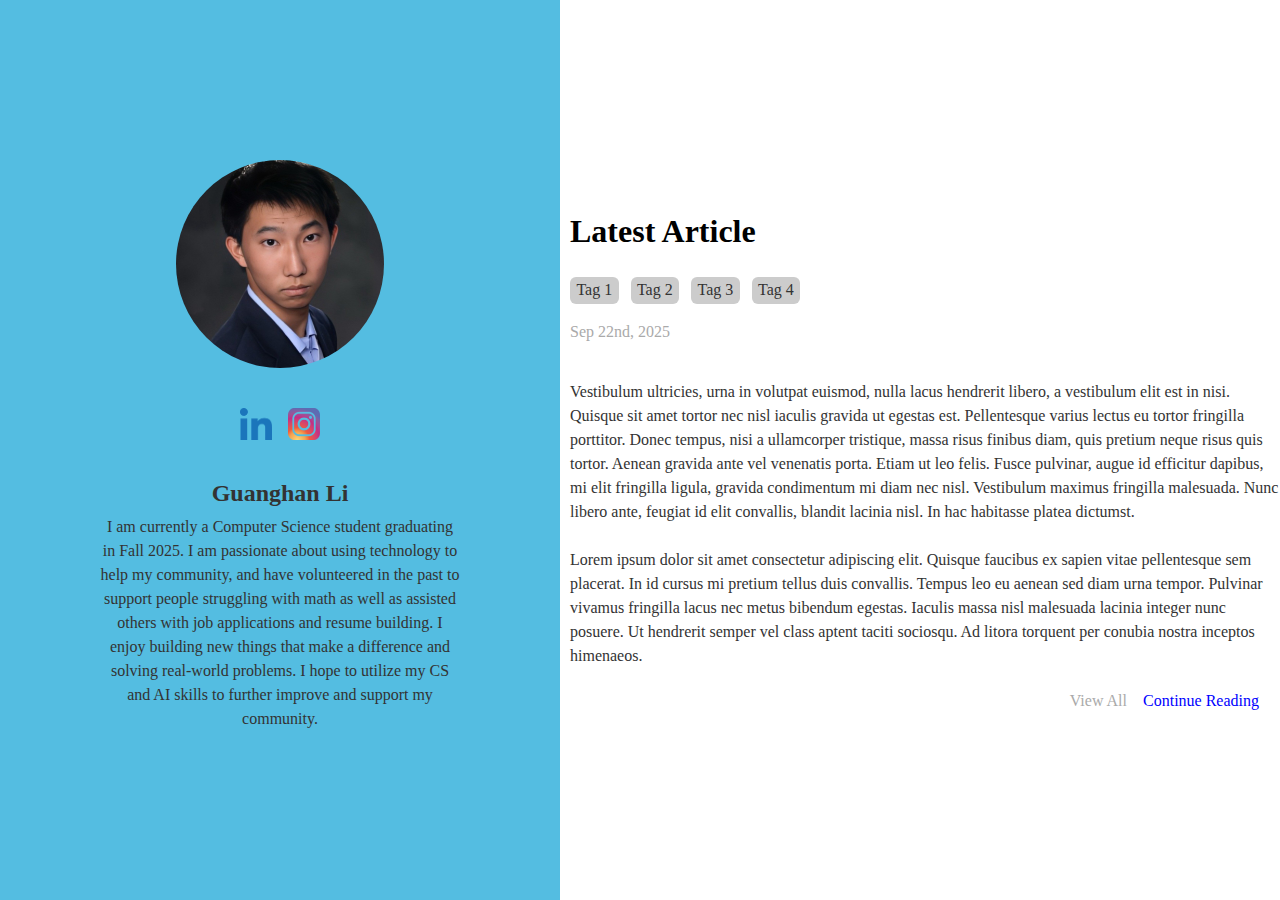
<file: HTML_CSS/index.html>
<!DOCTYPE html>
    <head>
        <title>Index Page</title>
    </head>

    <body>
        <link rel="stylesheet" href="css/base.css">
        <link rel="stylesheet" href="css/index.css">
        <aside>
            <figure>
                <img
                    class="self"
                    src="./image/self.jpeg"
                    alt="Pic of Self"/>
            </figure>

            <ul>
                <li><a href="https://www.linkedin.com/in/guanghanli/"><img class="logo" src="./image/linkedin.png" alt="LinkedIn"></a></li>
                <li><a href="https://www.instagram.com/supergary21/"><img class="logo" src="./image/insta.png" alt="Instagram"></a></li>
            </ul>

            <header>
                <h2>Guanghan Li</h2>
            </header>

            <p>
                I am currently a Computer Science student graduating in Fall 2025. I am passionate about using technology to help my community, and have volunteered in the past to support people struggling with math as well as assisted others with job applications and resume building. I enjoy building new things that make a difference and solving real-world problems. I hope to utilize my CS and AI skills to further improve and support my community.
            </p>
        </aside>

        <main>
            <header> 
                <h1>Latest Article </h1>
            
            <ul class="tags">
                <li>Tag 1</li>
                <li>Tag 2</li>
                <li>Tag 3</li>
                <li>Tag 4</li>
            </ul>
            <p>
                <time datetime="2025-09-22">Sep 22nd, 2025</time>
            </p>
            </header>
            <p>
                 Vestibulum ultricies, urna in volutpat euismod, nulla lacus hendrerit libero, a vestibulum elit est in nisi. Quisque sit amet tortor nec nisl iaculis gravida ut egestas est. Pellentesque varius lectus eu tortor fringilla porttitor. Donec tempus, nisi a ullamcorper tristique, massa risus finibus diam, quis pretium neque risus quis tortor. Aenean gravida ante vel venenatis porta. Etiam ut leo felis. Fusce pulvinar, augue id efficitur dapibus, mi elit fringilla ligula, gravida condimentum mi diam nec nisl. Vestibulum maximus fringilla malesuada. Nunc libero ante, feugiat id elit convallis, blandit lacinia nisl. In hac habitasse platea dictumst.

                <br/>
                <br/>

                Lorem ipsum dolor sit amet consectetur adipiscing elit. Quisque faucibus ex sapien vitae pellentesque sem placerat. In id cursus mi pretium tellus duis convallis. Tempus leo eu aenean sed diam urna tempor. Pulvinar vivamus fringilla lacus nec metus bibendum egestas. Iaculis massa nisl malesuada lacinia integer nunc posuere. Ut hendrerit semper vel class aptent taciti sociosqu. Ad litora torquent per conubia nostra inceptos himenaeos.
            </p>
            <footer>
                <nav class="footer-nav">
                    <ul>
                        <li><a class = "secondary" href="./articles.html">View All</a></li>
                        <li><a class = "primary" href="./article.html"> Continue Reading</a></li>
                    </ul>
                </nav>
            </footer>
        </main>
    </body>
</html>
</file>
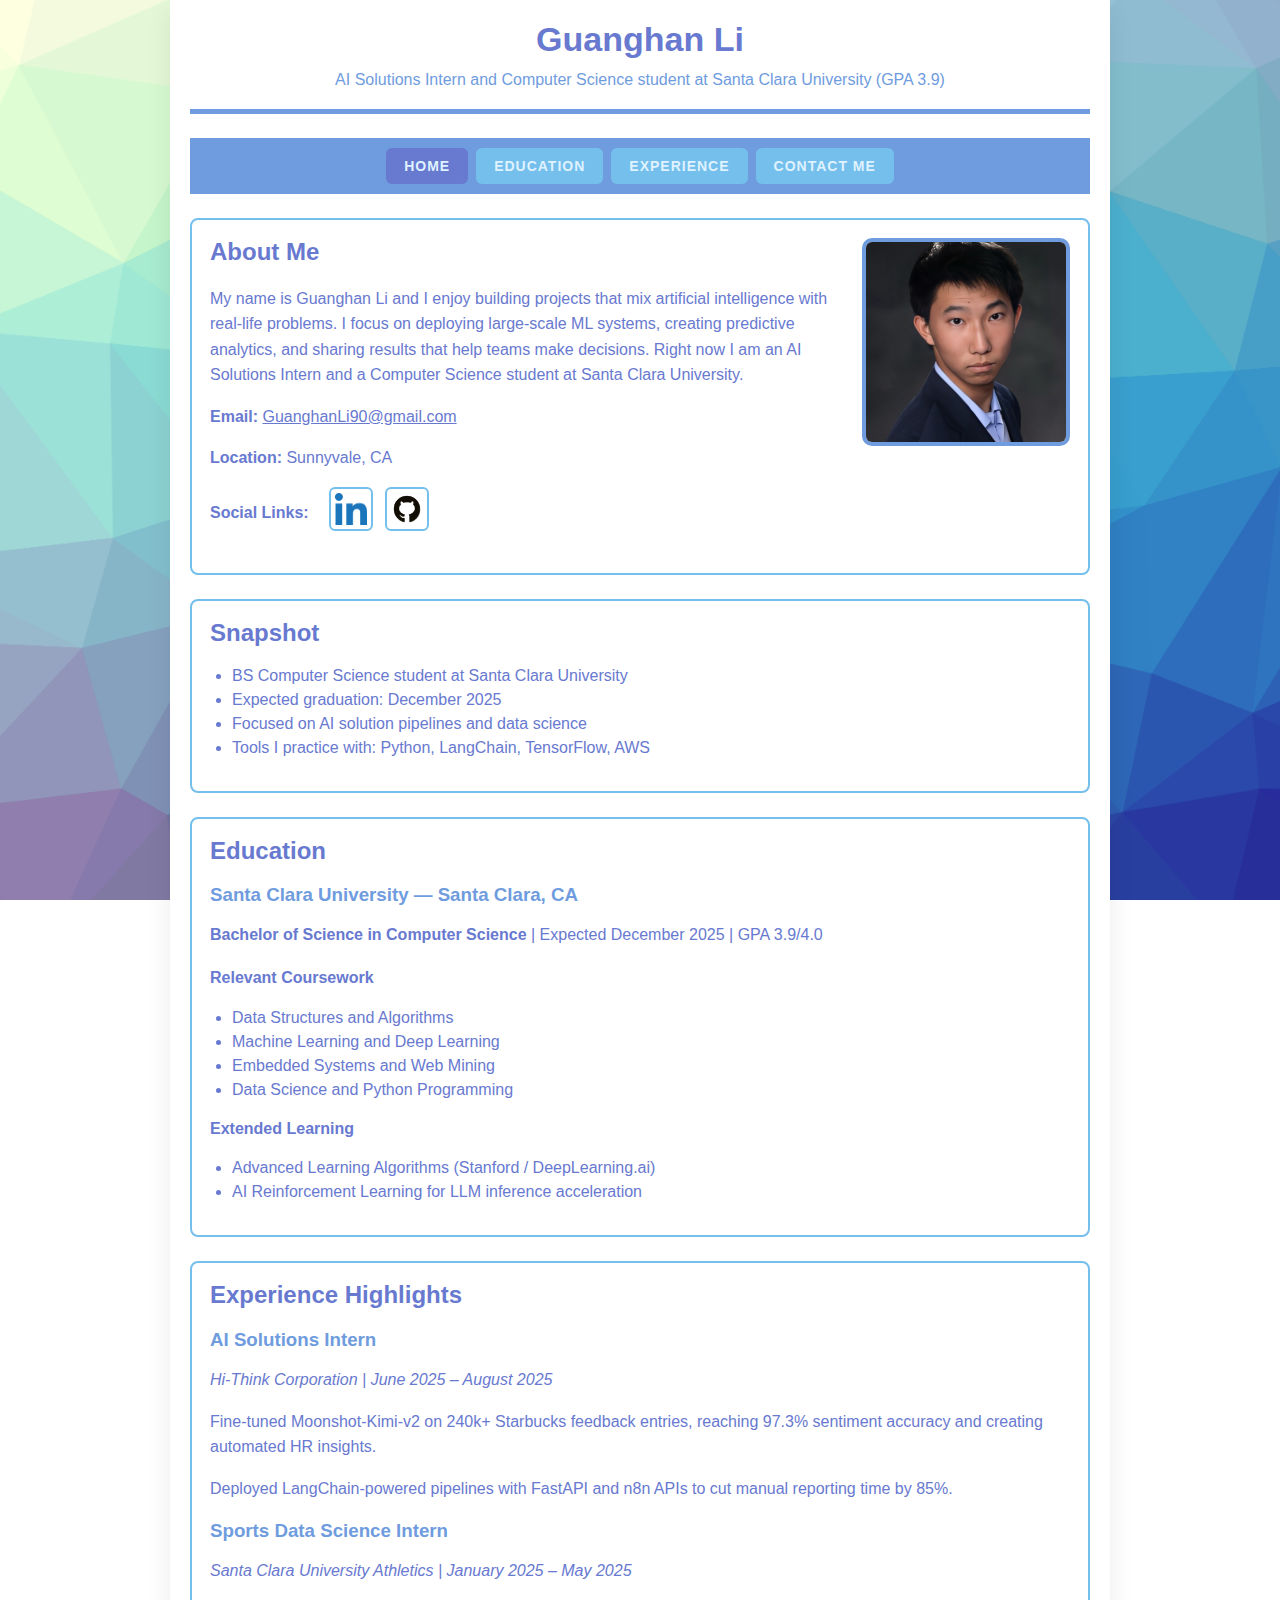
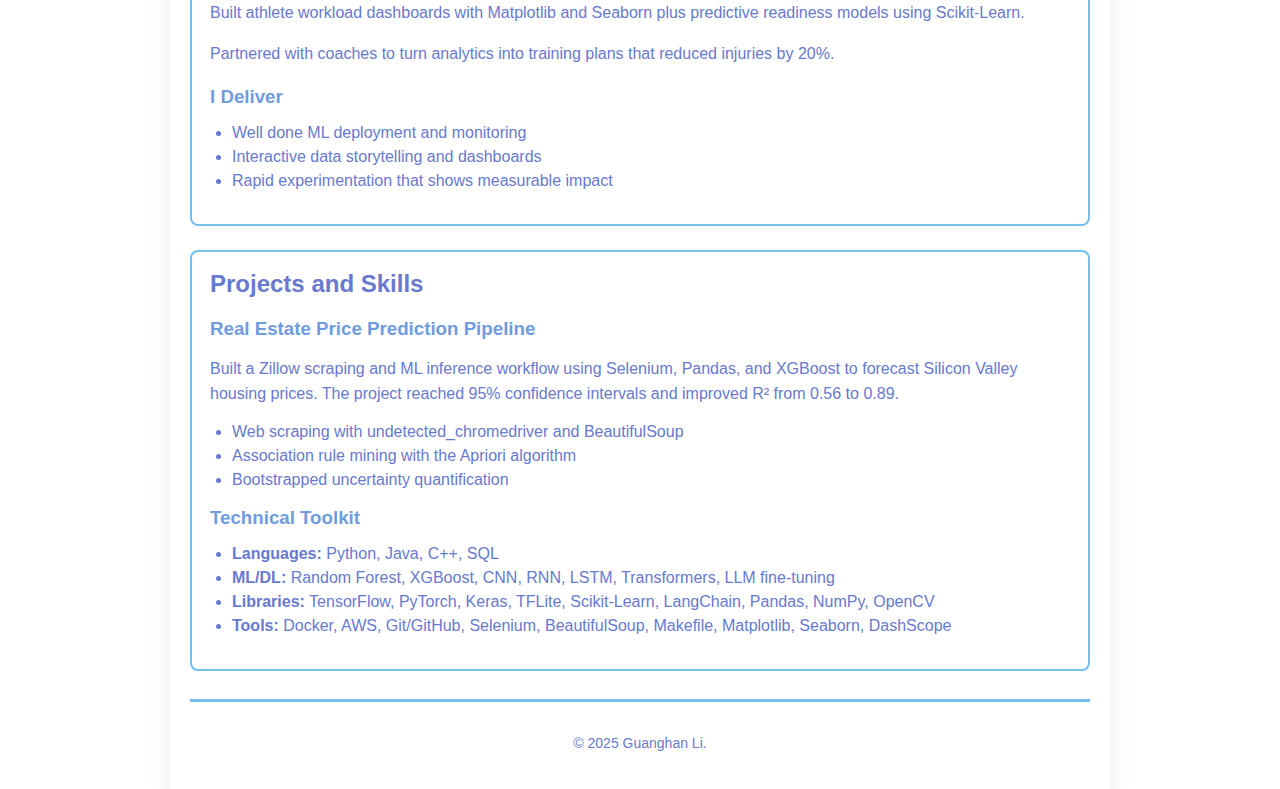
<file: Personal_Resume/index.html>
<!DOCTYPE html>
<html lang="en">
<head>
    <meta name="viewport" content="width=device-width, initial-scale=1">
    <title>Guanghan Li | Home</title>
    <link rel="icon" type="image/svg+xml" href="Image/id.svg">
    <link rel="stylesheet" href="css/style.css">
</head>
<body>
    <div id="wrapper">
        <header>
            <h1>Guanghan Li</h1>
            <p class="tagline">AI Solutions Intern and Computer Science student at Santa Clara University (GPA 3.9)</p>
        </header>

        <ul id="nav">
            <li><a class="active" href="index.html">Home</a></li>
            <li><a href="education.html">Education</a></li>
            <li><a href="experience.html">Experience</a></li>
            <li><a href="contact.html">Contact Me</a></li>
        </ul>

        <main>
            <section id="intro">
                <img id="profile-photo" src="Image/self.jpeg" alt="Portrait of Guanghan Li">
                <h2>About Me</h2>
                <p>
                    My name is Guanghan Li and I enjoy building projects that mix artificial intelligence with real-life problems.
                    I focus on deploying large-scale ML systems, creating predictive analytics, and sharing results that help teams make decisions.
                    Right now I am an AI Solutions Intern and a Computer Science student at Santa Clara University.
                </p>
                <p><strong>Email:</strong> <a href="mailto:GuanghanLi90@gmail.com">GuanghanLi90@gmail.com</a></p>
                <p><strong>Location:</strong> Sunnyvale, CA</p>
                <p class="social-icons">
                    <strong>Social Links:</strong>
                    <a class="icon-link" href="https://www.linkedin.com/in/GuanghanLi/" target="_blank" rel="noopener">
                        <img src="Image/linkedin.png" alt="LinkedIn">
                    </a>
                    <a class="icon-link" href="https://github.com/Guanghan-Li" target="_blank" rel="noopener">
                        <img src="Image/github.png" alt="GitHub">
                    </a>
                </p>
            </section>

            <section>
                <h2>Snapshot</h2>
                <ul>
                    <li>BS Computer Science student at Santa Clara University</li>
                    <li>Expected graduation: December 2025</li>
                    <li>Focused on AI solution pipelines and data science</li>
                    <li>Tools I practice with: Python, LangChain, TensorFlow, AWS</li>
                </ul>
            </section>

            <section>
                <h2>Education</h2>
                <h3>Santa Clara University — Santa Clara, CA</h3>
                <p><strong>Bachelor of Science in Computer Science</strong> | Expected December 2025 | GPA 3.9/4.0</p>
                <h4>Relevant Coursework</h4>
                <ul>
                    <li>Data Structures and Algorithms</li>
                    <li>Machine Learning and Deep Learning</li>
                    <li>Embedded Systems and Web Mining</li>
                    <li>Data Science and Python Programming</li>
                </ul>
                <h4>Extended Learning</h4>
                <ul>
                    <li>Advanced Learning Algorithms (Stanford / DeepLearning.ai)</li>
                    <li>AI Reinforcement Learning for LLM inference acceleration</li>
                </ul>
            </section>

            <section>
                <h2>Experience Highlights</h2>
                <h3>AI Solutions Intern</h3>
                <p><em>Hi-Think Corporation | June 2025 – August 2025</em></p>
                <p>Fine-tuned Moonshot-Kimi-v2 on 240k+ Starbucks feedback entries, reaching 97.3% sentiment accuracy and creating automated HR insights.</p>
                <p>Deployed LangChain-powered pipelines with FastAPI and n8n APIs to cut manual reporting time by 85%.</p>

                <h3>Sports Data Science Intern</h3>
                <p><em>Santa Clara University Athletics | January 2025 – May 2025</em></p>
                <p>Built athlete workload dashboards with Matplotlib and Seaborn plus predictive readiness models using Scikit-Learn.</p>
                <p>Partnered with coaches to turn analytics into training plans that reduced injuries by 20%.</p>

                <h3>I Deliver</h3>
                <ul>
                    <li>Well done ML deployment and monitoring</li>
                    <li>Interactive data storytelling and dashboards</li>
                    <li>Rapid experimentation that shows measurable impact</li>
                </ul>
            </section>

            <section>
                <h2>Projects and Skills</h2>
                <h3>Real Estate Price Prediction Pipeline</h3>
                <p>
                    Built a Zillow scraping and ML inference workflow using Selenium, Pandas, and XGBoost to forecast Silicon Valley housing prices.
                    The project reached 95% confidence intervals and improved R² from 0.56 to 0.89.
                </p>
                <ul>
                    <li>Web scraping with undetected_chromedriver and BeautifulSoup</li>
                    <li>Association rule mining with the Apriori algorithm</li>
                    <li>Bootstrapped uncertainty quantification</li>
                </ul>

                <h3>Technical Toolkit</h3>
                <ul>
                    <li><strong>Languages:</strong> Python, Java, C++, SQL</li>
                    <li><strong>ML/DL:</strong> Random Forest, XGBoost, CNN, RNN, LSTM, Transformers, LLM fine-tuning</li>
                    <li><strong>Libraries:</strong> TensorFlow, PyTorch, Keras, TFLite, Scikit-Learn, LangChain, Pandas, NumPy, OpenCV</li>
                    <li><strong>Tools:</strong> Docker, AWS, Git/GitHub, Selenium, BeautifulSoup, Makefile, Matplotlib, Seaborn, DashScope</li>
                </ul>
            </section>
        </main>

        <footer>
            <p>© 2025 Guanghan Li.</p>
        </footer>
    </div>
</body>
</html>
</file>
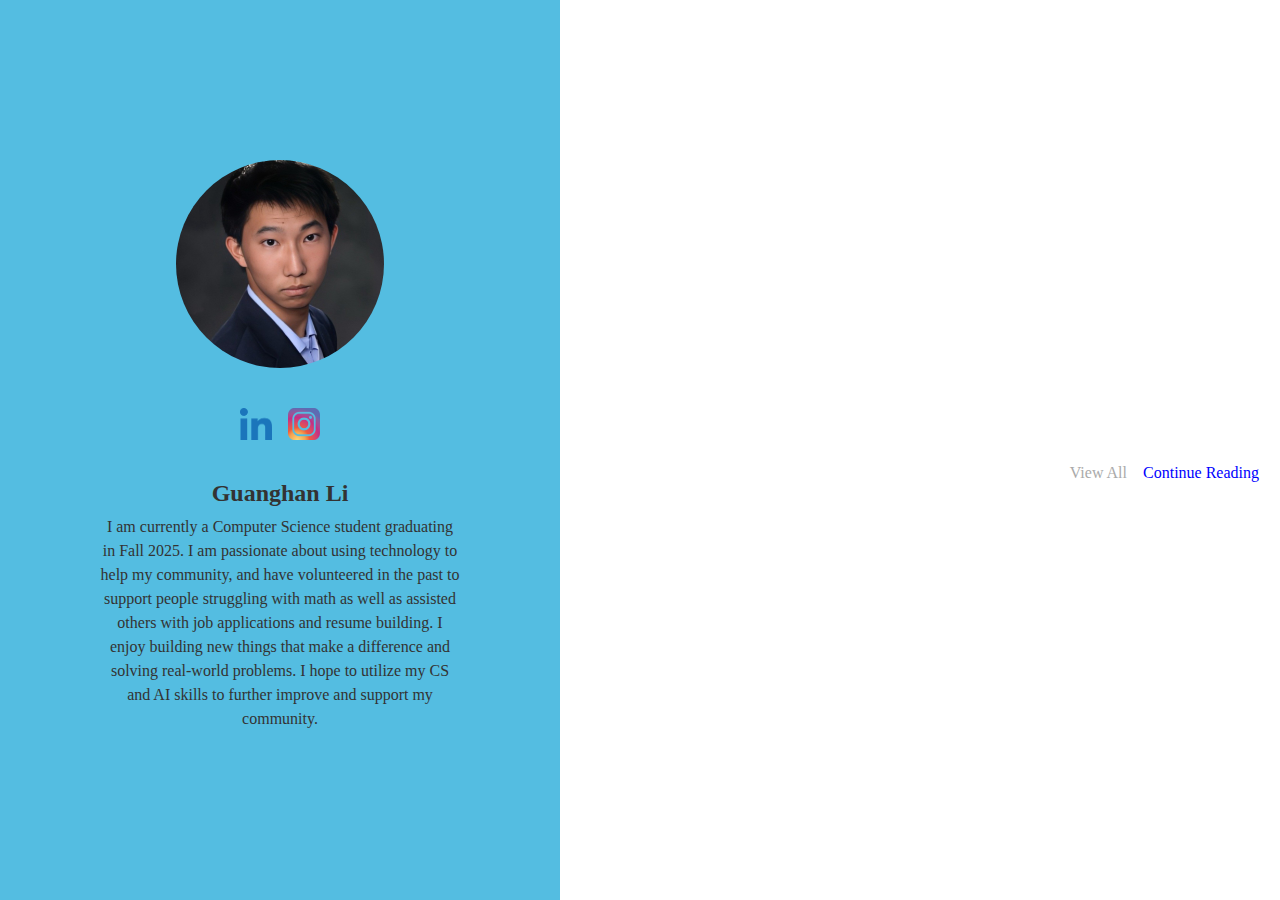
<file: PHP/index.html>
<!DOCTYPE html>
<html>
  <head>
    <meta charset="utf-8" />
    <title>Index Page</title>
    <link rel="stylesheet" href="css/base.css">
    <link rel="stylesheet" href="css/index.css">
  </head>
  <body>
    <aside>
      <figure>
        <img class="self" src="./image/self.jpeg" alt="Pic of Self"/>
      </figure>

      <ul>
        <li><a href="https://www.linkedin.com/in/guanghanli/"><img class="logo" src="./image/linkedin.png" alt="LinkedIn"></a></li>
        <li><a href="https://www.instagram.com/supergary21/"><img class="logo" src="./image/insta.png" alt="Instagram"></a></li>
      </ul>

      <header>
        <h2>Guanghan Li</h2>
      </header>

      <p>
        I am currently a Computer Science student graduating in Fall 2025. I am passionate about using technology to help my community, and have volunteered in the past to support people struggling with math as well as assisted others with job applications and resume building. I enjoy building new things that make a difference and solving real-world problems. I hope to utilize my CS and AI skills to further improve and support my community.
      </p>
    </aside>

    <main>
      <header>
        <h1 id="latest-title"></h1>
        <ul id="latest-tags" class="tags"></ul>
        <!-- Optional time placeholder; leave empty or set manually -->
        <p><time id="latest-time" datetime=""></time></p>
      </header>

      <!-- PHP will inject the latest article HTML here -->
      <article id="latest-body"></article>

      <footer>
        <nav class="footer-nav">
          <ul>
            <li><a class="secondary" id="view-all-link" href="./articles.php">View All</a></li>
            <li><a class="primary" id="continue-link" href="#">Continue Reading</a></li>
          </ul>
        </nav>
      </footer>
    </main>
  </body>
</html>
</file>
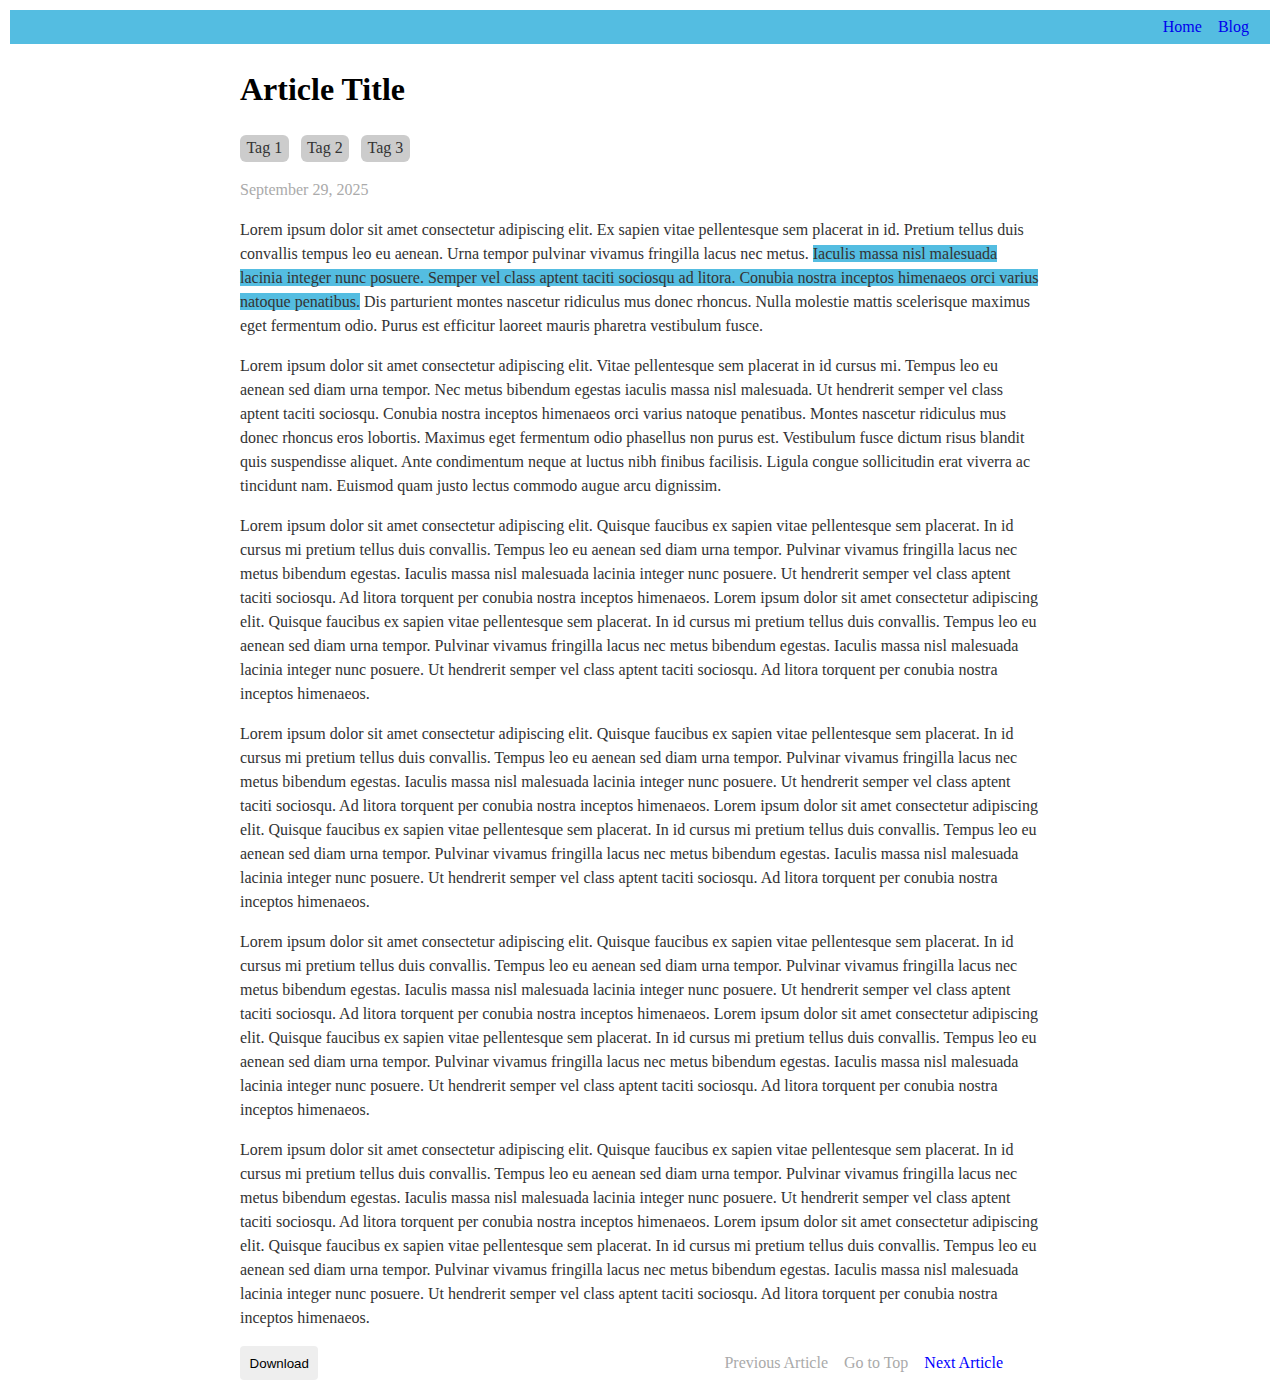
<file: HTML_CSS/article.html>
<!DOCTYPE html>
<html>
    <head>
        <title>Article</title>
    </head>
    <body>
        <link rel="stylesheet" href="css/base.css">
        <link rel="stylesheet" href="css/article.css">
        <header id="top">   
            <nav>
                <ul>
                    <li><a href="index.html">Home</a></li>
                    <li><a href="articles.html">Blog</a></li>
                </ul>
            </nav>    
        </header>

        <main>
            <header>
                <h1>Article Title</h1>
                <ul class="tags">
                    <li><a href="articles.html?tag=Tag1">Tag 1</a></li>
                    <li><a href="articles.html?tag=Tag2">Tag 2</a></li>
                    <li><a href="articles.html?tag=Tag3">Tag 3</a></li>
                </ul>

                <p>
                    <time datetime="2025-09-29">September 29, 2025</time>
                </p>
            </header>

            <p>
                Lorem ipsum dolor sit amet consectetur adipiscing elit. Ex sapien vitae pellentesque sem placerat in id. Pretium tellus duis convallis tempus leo eu aenean. Urna tempor pulvinar vivamus fringilla lacus nec metus. 
            <span class="highlight">
                Iaculis massa nisl malesuada lacinia integer nunc posuere. Semper vel class aptent taciti sociosqu ad litora. Conubia nostra inceptos himenaeos orci varius natoque penatibus.</span>
                 Dis parturient montes nascetur ridiculus mus donec rhoncus. Nulla molestie mattis scelerisque maximus eget fermentum odio. Purus est efficitur laoreet mauris pharetra vestibulum fusce.
            </p>
            <p>
                Lorem ipsum dolor sit amet consectetur adipiscing elit. Vitae pellentesque sem placerat in id cursus mi. Tempus leo eu aenean sed diam urna tempor. Nec metus bibendum egestas iaculis massa nisl malesuada. Ut hendrerit semper vel class aptent taciti sociosqu. Conubia nostra inceptos himenaeos orci varius natoque penatibus. Montes nascetur ridiculus mus donec rhoncus eros lobortis. Maximus eget fermentum odio phasellus non purus est. Vestibulum fusce dictum risus blandit quis suspendisse aliquet. Ante condimentum neque at luctus nibh finibus facilisis. Ligula congue sollicitudin erat viverra ac tincidunt nam. Euismod quam justo lectus commodo augue arcu dignissim.
            </p>
            <p>
                Lorem ipsum dolor sit amet consectetur adipiscing elit. Quisque faucibus ex sapien vitae pellentesque sem placerat. In id cursus mi pretium tellus duis convallis. Tempus leo eu aenean sed diam urna tempor. Pulvinar vivamus fringilla lacus nec metus bibendum egestas. Iaculis massa nisl malesuada lacinia integer nunc posuere. Ut hendrerit semper vel class aptent taciti sociosqu. Ad litora torquent per conubia nostra inceptos himenaeos. Lorem ipsum dolor sit amet consectetur adipiscing elit. Quisque faucibus ex sapien vitae pellentesque sem placerat. In id cursus mi pretium tellus duis convallis. Tempus leo eu aenean sed diam urna tempor. Pulvinar vivamus fringilla lacus nec metus bibendum egestas. Iaculis massa nisl malesuada lacinia integer nunc posuere. Ut hendrerit semper vel class aptent taciti sociosqu. Ad litora torquent per conubia nostra inceptos himenaeos.
            </p>
            <p>
                Lorem ipsum dolor sit amet consectetur adipiscing elit. Quisque faucibus ex sapien vitae pellentesque sem placerat. In id cursus mi pretium tellus duis convallis. Tempus leo eu aenean sed diam urna tempor. Pulvinar vivamus fringilla lacus nec metus bibendum egestas. Iaculis massa nisl malesuada lacinia integer nunc posuere. Ut hendrerit semper vel class aptent taciti sociosqu. Ad litora torquent per conubia nostra inceptos himenaeos. Lorem ipsum dolor sit amet consectetur adipiscing elit. Quisque faucibus ex sapien vitae pellentesque sem placerat. In id cursus mi pretium tellus duis convallis. Tempus leo eu aenean sed diam urna tempor. Pulvinar vivamus fringilla lacus nec metus bibendum egestas. Iaculis massa nisl malesuada lacinia integer nunc posuere. Ut hendrerit semper vel class aptent taciti sociosqu. Ad litora torquent per conubia nostra inceptos himenaeos.
            </p>
            <p>
                Lorem ipsum dolor sit amet consectetur adipiscing elit. Quisque faucibus ex sapien vitae pellentesque sem placerat. In id cursus mi pretium tellus duis convallis. Tempus leo eu aenean sed diam urna tempor. Pulvinar vivamus fringilla lacus nec metus bibendum egestas. Iaculis massa nisl malesuada lacinia integer nunc posuere. Ut hendrerit semper vel class aptent taciti sociosqu. Ad litora torquent per conubia nostra inceptos himenaeos. Lorem ipsum dolor sit amet consectetur adipiscing elit. Quisque faucibus ex sapien vitae pellentesque sem placerat. In id cursus mi pretium tellus duis convallis. Tempus leo eu aenean sed diam urna tempor. Pulvinar vivamus fringilla lacus nec metus bibendum egestas. Iaculis massa nisl malesuada lacinia integer nunc posuere. Ut hendrerit semper vel class aptent taciti sociosqu. Ad litora torquent per conubia nostra inceptos himenaeos.
            </p>
            <p>
                Lorem ipsum dolor sit amet consectetur adipiscing elit. Quisque faucibus ex sapien vitae pellentesque sem placerat. In id cursus mi pretium tellus duis convallis. Tempus leo eu aenean sed diam urna tempor. Pulvinar vivamus fringilla lacus nec metus bibendum egestas. Iaculis massa nisl malesuada lacinia integer nunc posuere. Ut hendrerit semper vel class aptent taciti sociosqu. Ad litora torquent per conubia nostra inceptos himenaeos. Lorem ipsum dolor sit amet consectetur adipiscing elit. Quisque faucibus ex sapien vitae pellentesque sem placerat. In id cursus mi pretium tellus duis convallis. Tempus leo eu aenean sed diam urna tempor. Pulvinar vivamus fringilla lacus nec metus bibendum egestas. Iaculis massa nisl malesuada lacinia integer nunc posuere. Ut hendrerit semper vel class aptent taciti sociosqu. Ad litora torquent per conubia nostra inceptos himenaeos.
            </p>
            <footer>
            
                <button type="button">Download</button>
                <nav class="footer-nav">
                    <ul>
                        <li><a class = "secondary" href="a.html"> Previous Article</a></li>
                        <li><a class = "secondary" href="#top"> Go to Top</a></li>
                        <li><a class = "primary" href="a.html"> Next Article</a></li>
                    </ul>
                </nav>
            </footer>
        </main>

        
    </body>
</html>
</file>
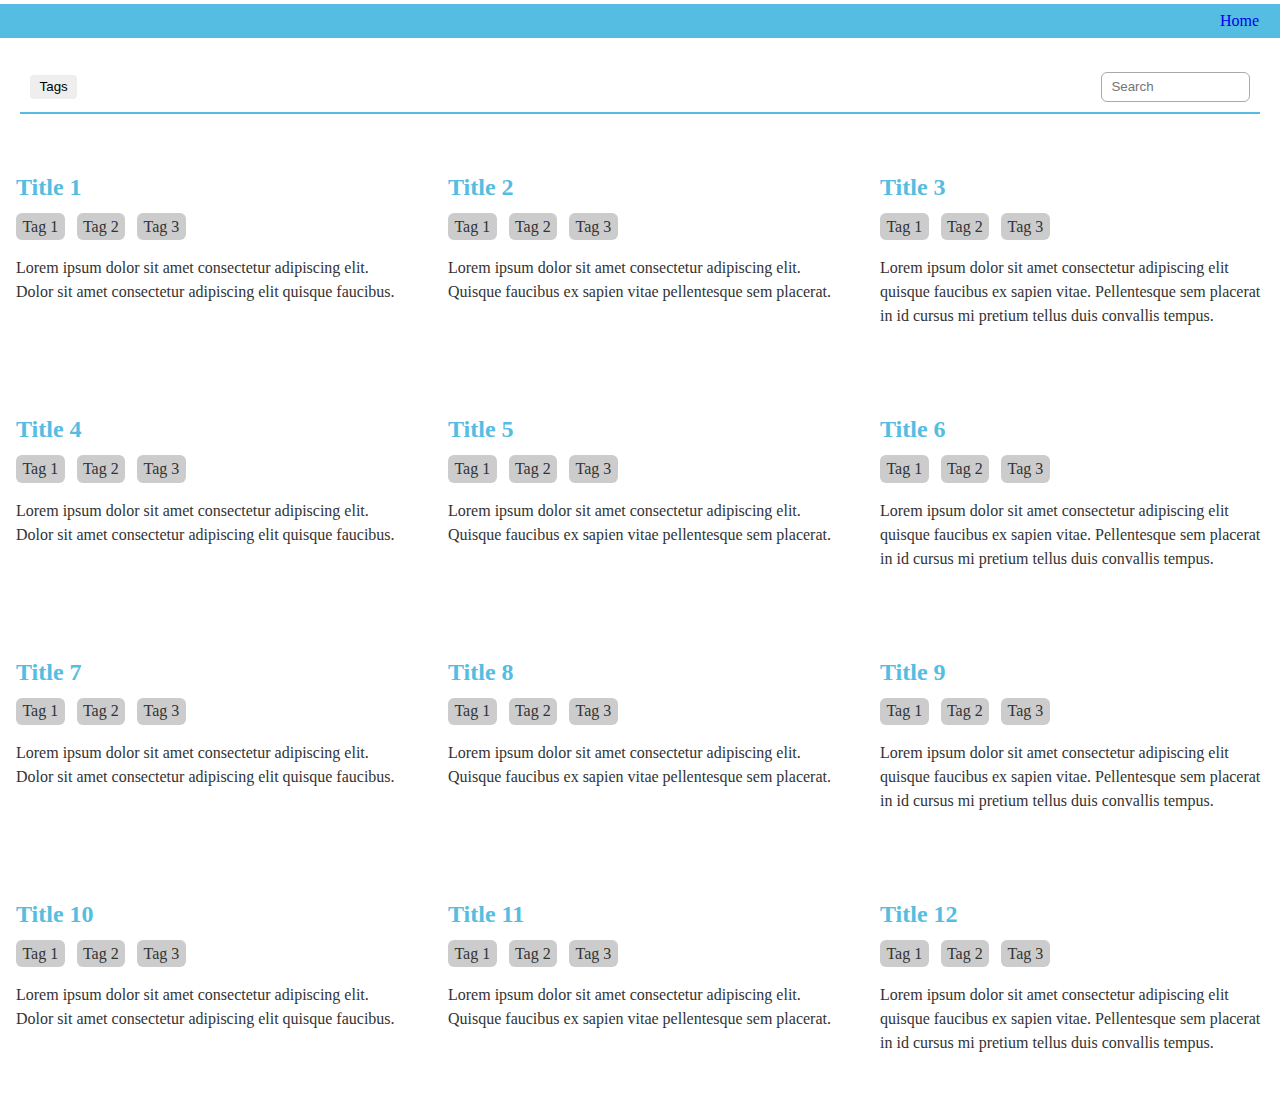
<file: HTML_CSS/articles.html>
<!DOCTYPE html>
<html>
    <head>
        <title>Articles</title>
    </head>
    <body>
        <link rel="stylesheet" href="css/base.css">
        <link rel="stylesheet" href="css/articles.css">
        <header>
            <nav>
                <ul>
                    <li><a href="index.html">Home</a></li>
                </ul>
            </nav>
        </header>

        <main>
            <header>
                <button type="button">Tags</button>
                <form>
                    <input type="text" placeholder="Search">
                </form>
            </header>
            <a href="article.html">
                <h2>Title 1</h2>
                <ul class="tags">
                    <li>Tag 1</li>
                    <li>Tag 2</li>
                    <li>Tag 3</li>
                </ul>
                <p>Lorem ipsum dolor sit amet consectetur adipiscing elit. Dolor sit amet consectetur adipiscing elit quisque faucibus.</p>
            </a>
            <a href="article.html">
                <h2>Title 2</h2>
                <ul class="tags">
                    <li>Tag 1</li>
                    <li>Tag 2</li>
                    <li>Tag 3</li>
                </ul>
                <p>Lorem ipsum dolor sit amet consectetur adipiscing elit. Quisque faucibus ex sapien vitae pellentesque sem placerat.</p>
            </a>
            <a href="article.html">
                <h2>Title 3</h2>
                <ul class="tags">
                    <li>Tag 1</li>
                    <li>Tag 2</li>
                    <li>Tag 3</li>
                </ul>
                <p>Lorem ipsum dolor sit amet consectetur adipiscing elit quisque faucibus ex sapien vitae. Pellentesque sem placerat in id cursus mi pretium tellus duis convallis tempus.</p>
            </a>
            <a href="article.html">
                <h2>Title 4</h2>
                <ul class="tags">
                    <li>Tag 1</li>
                    <li>Tag 2</li>
                    <li>Tag 3</li>
                </ul>
                <p>Lorem ipsum dolor sit amet consectetur adipiscing elit. Dolor sit amet consectetur adipiscing elit quisque faucibus.</p>
            </a>
            <a href="article.html">
                <h2>Title 5</h2>
                <ul class="tags">
                    <li>Tag 1</li>
                    <li>Tag 2</li>
                    <li>Tag 3</li>
                </ul>
                <p>Lorem ipsum dolor sit amet consectetur adipiscing elit. Quisque faucibus ex sapien vitae pellentesque sem placerat.</p>
            </a>
            <a href="article.html">
                <h2>Title 6</h2>
                <ul class="tags">
                    <li>Tag 1</li>
                    <li>Tag 2</li>
                    <li>Tag 3</li>
                </ul>
                <p>Lorem ipsum dolor sit amet consectetur adipiscing elit quisque faucibus ex sapien vitae. Pellentesque sem placerat in id cursus mi pretium tellus duis convallis tempus.</p>
            </a>
            <a href="article.html">
                <h2>Title 7</h2>
                <ul class="tags">
                    <li>Tag 1</li>
                    <li>Tag 2</li>
                    <li>Tag 3</li>
                </ul>
                <p>Lorem ipsum dolor sit amet consectetur adipiscing elit. Dolor sit amet consectetur adipiscing elit quisque faucibus.</p>
            </a>
            <a href="article.html">
                <h2>Title 8</h2>
                <ul class="tags">
                    <li>Tag 1</li>
                    <li>Tag 2</li>
                    <li>Tag 3</li>
                </ul>
                <p>Lorem ipsum dolor sit amet consectetur adipiscing elit. Quisque faucibus ex sapien vitae pellentesque sem placerat.</p>
            </a>
            <a href="article.html">
                <h2>Title 9</h2>
                <ul class="tags">
                    <li>Tag 1</li>
                    <li>Tag 2</li>
                    <li>Tag 3</li>
                </ul>
                <p>Lorem ipsum dolor sit amet consectetur adipiscing elit quisque faucibus ex sapien vitae. Pellentesque sem placerat in id cursus mi pretium tellus duis convallis tempus.</p>
            </a>
            <a href="article.html">
                <h2>Title 10</h2>
                <ul class="tags">
                    <li>Tag 1</li>
                    <li>Tag 2</li>
                    <li>Tag 3</li>
                </ul>
                <p>Lorem ipsum dolor sit amet consectetur adipiscing elit. Dolor sit amet consectetur adipiscing elit quisque faucibus.</p>
            </a>
            <a href="article.html">
                <h2>Title 11</h2>
                <ul class="tags">
                    <li>Tag 1</li>
                    <li>Tag 2</li>
                    <li>Tag 3</li>
                </ul>
                <p>Lorem ipsum dolor sit amet consectetur adipiscing elit. Quisque faucibus ex sapien vitae pellentesque sem placerat.</p>
            </a>
            <a href="article.html">
                <h2>Title 12</h2>
                <ul class="tags">
                    <li>Tag 1</li>
                    <li>Tag 2</li>
                    <li>Tag 3</li>
                </ul>
                <p>Lorem ipsum dolor sit amet consectetur adipiscing elit quisque faucibus ex sapien vitae. Pellentesque sem placerat in id cursus mi pretium tellus duis convallis tempus.</p>
            </a>
        </main>
    </body>
</html>
</file>
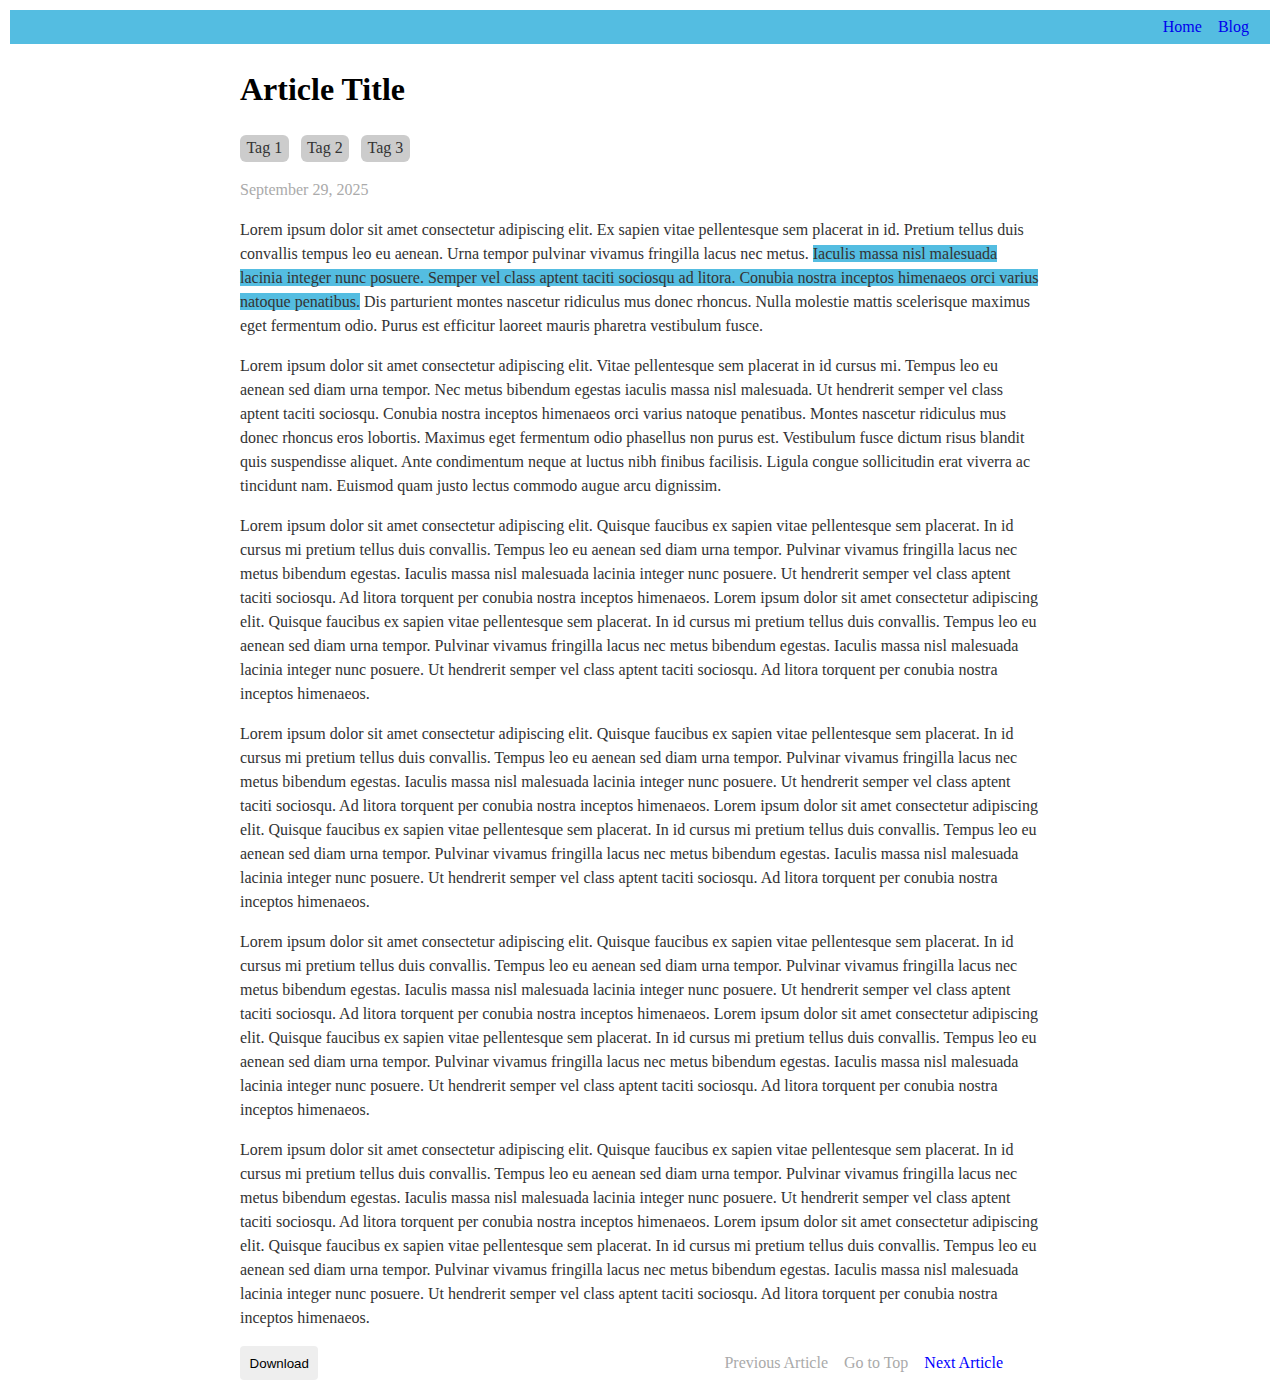
<file: Javascript/article.html>
<!DOCTYPE html>
<html>
    <head>
        <title>Article</title>
        <script src="article.js"></script>
    </head>
    <body>
        <link rel="stylesheet" href="css/base.css">
        <link rel="stylesheet" href="css/article.css">
        <header id="top">   
            <nav>
                <ul>
                    <li><a href="index.html">Home</a></li>
                    <li><a href="articles.html">Blog</a></li>
                </ul>
            </nav>    
        </header>

        <main>
            <header>
                <h1>Article Title</h1>
                <ul class="tags">
                    <li><a href="articles.html?tag=Tag1">Tag 1</a></li>
                    <li><a href="articles.html?tag=Tag2">Tag 2</a></li>
                    <li><a href="articles.html?tag=Tag3">Tag 3</a></li>
                </ul>

                <p>
                    <time datetime="2025-09-29">September 29, 2025</time>
                </p>
            </header>

            <p>
                Lorem ipsum dolor sit amet consectetur adipiscing elit. Ex sapien vitae pellentesque sem placerat in id. Pretium tellus duis convallis tempus leo eu aenean. Urna tempor pulvinar vivamus fringilla lacus nec metus. 
            <span class="highlight">
                Iaculis massa nisl malesuada lacinia integer nunc posuere. Semper vel class aptent taciti sociosqu ad litora. Conubia nostra inceptos himenaeos orci varius natoque penatibus.</span>
                 Dis parturient montes nascetur ridiculus mus donec rhoncus. Nulla molestie mattis scelerisque maximus eget fermentum odio. Purus est efficitur laoreet mauris pharetra vestibulum fusce.
            </p>
            <p>
                Lorem ipsum dolor sit amet consectetur adipiscing elit. Vitae pellentesque sem placerat in id cursus mi. Tempus leo eu aenean sed diam urna tempor. Nec metus bibendum egestas iaculis massa nisl malesuada. Ut hendrerit semper vel class aptent taciti sociosqu. Conubia nostra inceptos himenaeos orci varius natoque penatibus. Montes nascetur ridiculus mus donec rhoncus eros lobortis. Maximus eget fermentum odio phasellus non purus est. Vestibulum fusce dictum risus blandit quis suspendisse aliquet. Ante condimentum neque at luctus nibh finibus facilisis. Ligula congue sollicitudin erat viverra ac tincidunt nam. Euismod quam justo lectus commodo augue arcu dignissim.
            </p>
            <p>
                Lorem ipsum dolor sit amet consectetur adipiscing elit. Quisque faucibus ex sapien vitae pellentesque sem placerat. In id cursus mi pretium tellus duis convallis. Tempus leo eu aenean sed diam urna tempor. Pulvinar vivamus fringilla lacus nec metus bibendum egestas. Iaculis massa nisl malesuada lacinia integer nunc posuere. Ut hendrerit semper vel class aptent taciti sociosqu. Ad litora torquent per conubia nostra inceptos himenaeos. Lorem ipsum dolor sit amet consectetur adipiscing elit. Quisque faucibus ex sapien vitae pellentesque sem placerat. In id cursus mi pretium tellus duis convallis. Tempus leo eu aenean sed diam urna tempor. Pulvinar vivamus fringilla lacus nec metus bibendum egestas. Iaculis massa nisl malesuada lacinia integer nunc posuere. Ut hendrerit semper vel class aptent taciti sociosqu. Ad litora torquent per conubia nostra inceptos himenaeos.
            </p>
            <p>
                Lorem ipsum dolor sit amet consectetur adipiscing elit. Quisque faucibus ex sapien vitae pellentesque sem placerat. In id cursus mi pretium tellus duis convallis. Tempus leo eu aenean sed diam urna tempor. Pulvinar vivamus fringilla lacus nec metus bibendum egestas. Iaculis massa nisl malesuada lacinia integer nunc posuere. Ut hendrerit semper vel class aptent taciti sociosqu. Ad litora torquent per conubia nostra inceptos himenaeos. Lorem ipsum dolor sit amet consectetur adipiscing elit. Quisque faucibus ex sapien vitae pellentesque sem placerat. In id cursus mi pretium tellus duis convallis. Tempus leo eu aenean sed diam urna tempor. Pulvinar vivamus fringilla lacus nec metus bibendum egestas. Iaculis massa nisl malesuada lacinia integer nunc posuere. Ut hendrerit semper vel class aptent taciti sociosqu. Ad litora torquent per conubia nostra inceptos himenaeos.
            </p>
            <p>
                Lorem ipsum dolor sit amet consectetur adipiscing elit. Quisque faucibus ex sapien vitae pellentesque sem placerat. In id cursus mi pretium tellus duis convallis. Tempus leo eu aenean sed diam urna tempor. Pulvinar vivamus fringilla lacus nec metus bibendum egestas. Iaculis massa nisl malesuada lacinia integer nunc posuere. Ut hendrerit semper vel class aptent taciti sociosqu. Ad litora torquent per conubia nostra inceptos himenaeos. Lorem ipsum dolor sit amet consectetur adipiscing elit. Quisque faucibus ex sapien vitae pellentesque sem placerat. In id cursus mi pretium tellus duis convallis. Tempus leo eu aenean sed diam urna tempor. Pulvinar vivamus fringilla lacus nec metus bibendum egestas. Iaculis massa nisl malesuada lacinia integer nunc posuere. Ut hendrerit semper vel class aptent taciti sociosqu. Ad litora torquent per conubia nostra inceptos himenaeos.
            </p>
            <p>
                Lorem ipsum dolor sit amet consectetur adipiscing elit. Quisque faucibus ex sapien vitae pellentesque sem placerat. In id cursus mi pretium tellus duis convallis. Tempus leo eu aenean sed diam urna tempor. Pulvinar vivamus fringilla lacus nec metus bibendum egestas. Iaculis massa nisl malesuada lacinia integer nunc posuere. Ut hendrerit semper vel class aptent taciti sociosqu. Ad litora torquent per conubia nostra inceptos himenaeos. Lorem ipsum dolor sit amet consectetur adipiscing elit. Quisque faucibus ex sapien vitae pellentesque sem placerat. In id cursus mi pretium tellus duis convallis. Tempus leo eu aenean sed diam urna tempor. Pulvinar vivamus fringilla lacus nec metus bibendum egestas. Iaculis massa nisl malesuada lacinia integer nunc posuere. Ut hendrerit semper vel class aptent taciti sociosqu. Ad litora torquent per conubia nostra inceptos himenaeos.
            </p>
            <footer>
            
                <button type="button">Download</button>
                <nav class="footer-nav">
                    <ul>
                        <li><a class = "secondary" href="a.html"> Previous Article</a></li>
                        <li><a class = "secondary" href="#top"> Go to Top</a></li>
                        <li><a class = "primary" href="a.html"> Next Article</a></li>
                    </ul>
                </nav>
            </footer>
        </main>

        
    </body>
</html>
</file>
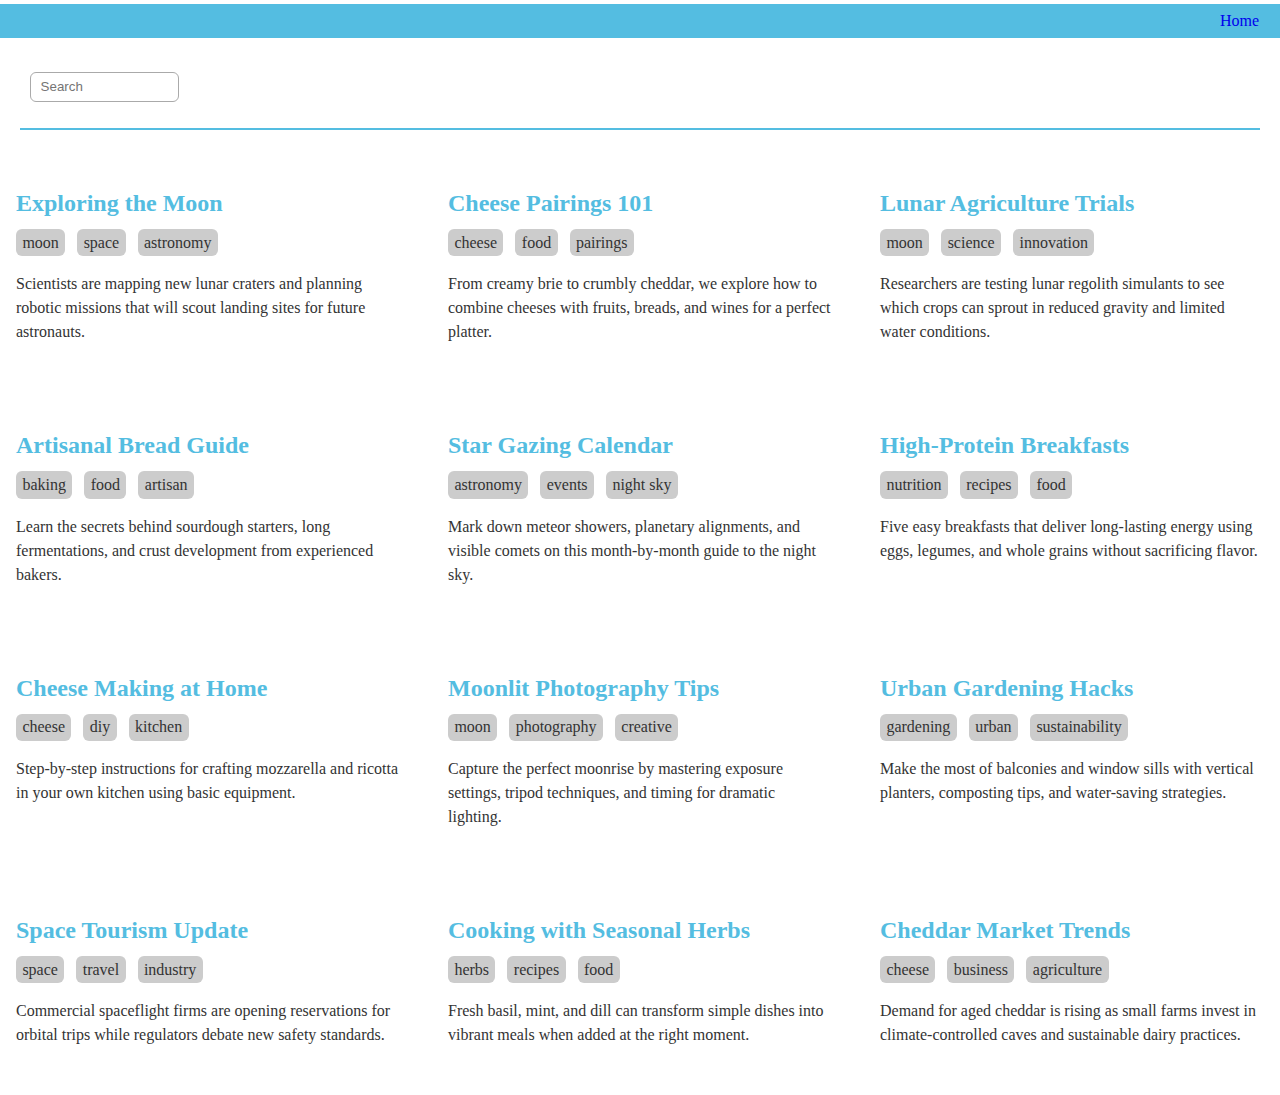
<file: Javascript/articles.html>
<!DOCTYPE html>
<html>
    <head>
        <title>Articles</title>
        <script src="articles.js"></script>
    </head>
    <body>
        <link rel="stylesheet" href="css/base.css">
        <link rel="stylesheet" href="css/articles.css">
        <header>
            <nav>
                <ul>
                    <li><a href="index.html">Home</a></li>
                </ul>
            </nav>
        </header>

        <main>
            <header>
                <form>
                    <input type="text" placeholder="Search">
                </form>
            </header>
            <a href="article.html">
                <h2>Exploring the Moon</h2>
                <ul class="tags">
                    <li>moon</li>
                    <li>space</li>
                    <li>astronomy</li>
                </ul>
                <p>Scientists are mapping new lunar craters and planning robotic missions that will scout landing sites for future astronauts.</p>
            </a>
            <a href="article.html">
                <h2>Cheese Pairings 101</h2>
                <ul class="tags">
                    <li>cheese</li>
                    <li>food</li>
                    <li>pairings</li>
                </ul>
                <p>From creamy brie to crumbly cheddar, we explore how to combine cheeses with fruits, breads, and wines for a perfect platter.</p>
            </a>
            <a href="article.html">
                <h2>Lunar Agriculture Trials</h2>
                <ul class="tags">
                    <li>moon</li>
                    <li>science</li>
                    <li>innovation</li>
                </ul>
                <p>Researchers are testing lunar regolith simulants to see which crops can sprout in reduced gravity and limited water conditions.</p>
            </a>
            <a href="article.html">
                <h2>Artisanal Bread Guide</h2>
                <ul class="tags">
                    <li>baking</li>
                    <li>food</li>
                    <li>artisan</li>
                </ul>
                <p>Learn the secrets behind sourdough starters, long fermentations, and crust development from experienced bakers.</p>
            </a>
            <a href="article.html">
                <h2>Star Gazing Calendar</h2>
                <ul class="tags">
                    <li>astronomy</li>
                    <li>events</li>
                    <li>night sky</li>
                </ul>
                <p>Mark down meteor showers, planetary alignments, and visible comets on this month-by-month guide to the night sky.</p>
            </a>
            <a href="article.html">
                <h2>High-Protein Breakfasts</h2>
                <ul class="tags">
                    <li>nutrition</li>
                    <li>recipes</li>
                    <li>food</li>
                </ul>
                <p>Five easy breakfasts that deliver long-lasting energy using eggs, legumes, and whole grains without sacrificing flavor.</p>
            </a>
            <a href="article.html">
                <h2>Cheese Making at Home</h2>
                <ul class="tags">
                    <li>cheese</li>
                    <li>diy</li>
                    <li>kitchen</li>
                </ul>
                <p>Step-by-step instructions for crafting mozzarella and ricotta in your own kitchen using basic equipment.</p>
            </a>
            <a href="article.html">
                <h2>Moonlit Photography Tips</h2>
                <ul class="tags">
                    <li>moon</li>
                    <li>photography</li>
                    <li>creative</li>
                </ul>
                <p>Capture the perfect moonrise by mastering exposure settings, tripod techniques, and timing for dramatic lighting.</p>
            </a>
            <a href="article.html">
                <h2>Urban Gardening Hacks</h2>
                <ul class="tags">
                    <li>gardening</li>
                    <li>urban</li>
                    <li>sustainability</li>
                </ul>
                <p>Make the most of balconies and window sills with vertical planters, composting tips, and water-saving strategies.</p>
            </a>
            <a href="article.html">
                <h2>Space Tourism Update</h2>
                <ul class="tags">
                    <li>space</li>
                    <li>travel</li>
                    <li>industry</li>
                </ul>
                <p>Commercial spaceflight firms are opening reservations for orbital trips while regulators debate new safety standards.</p>
            </a>
            <a href="article.html">
                <h2>Cooking with Seasonal Herbs</h2>
                <ul class="tags">
                    <li>herbs</li>
                    <li>recipes</li>
                    <li>food</li>
                </ul>
                <p>Fresh basil, mint, and dill can transform simple dishes into vibrant meals when added at the right moment.</p>
            </a>
            <a href="article.html">
                <h2>Cheddar Market Trends</h2>
                <ul class="tags">
                    <li>cheese</li>
                    <li>business</li>
                    <li>agriculture</li>
                </ul>
                <p>Demand for aged cheddar is rising as small farms invest in climate-controlled caves and sustainable dairy practices.</p>
            </a>
        </main>
    </body>
</html>
</file>
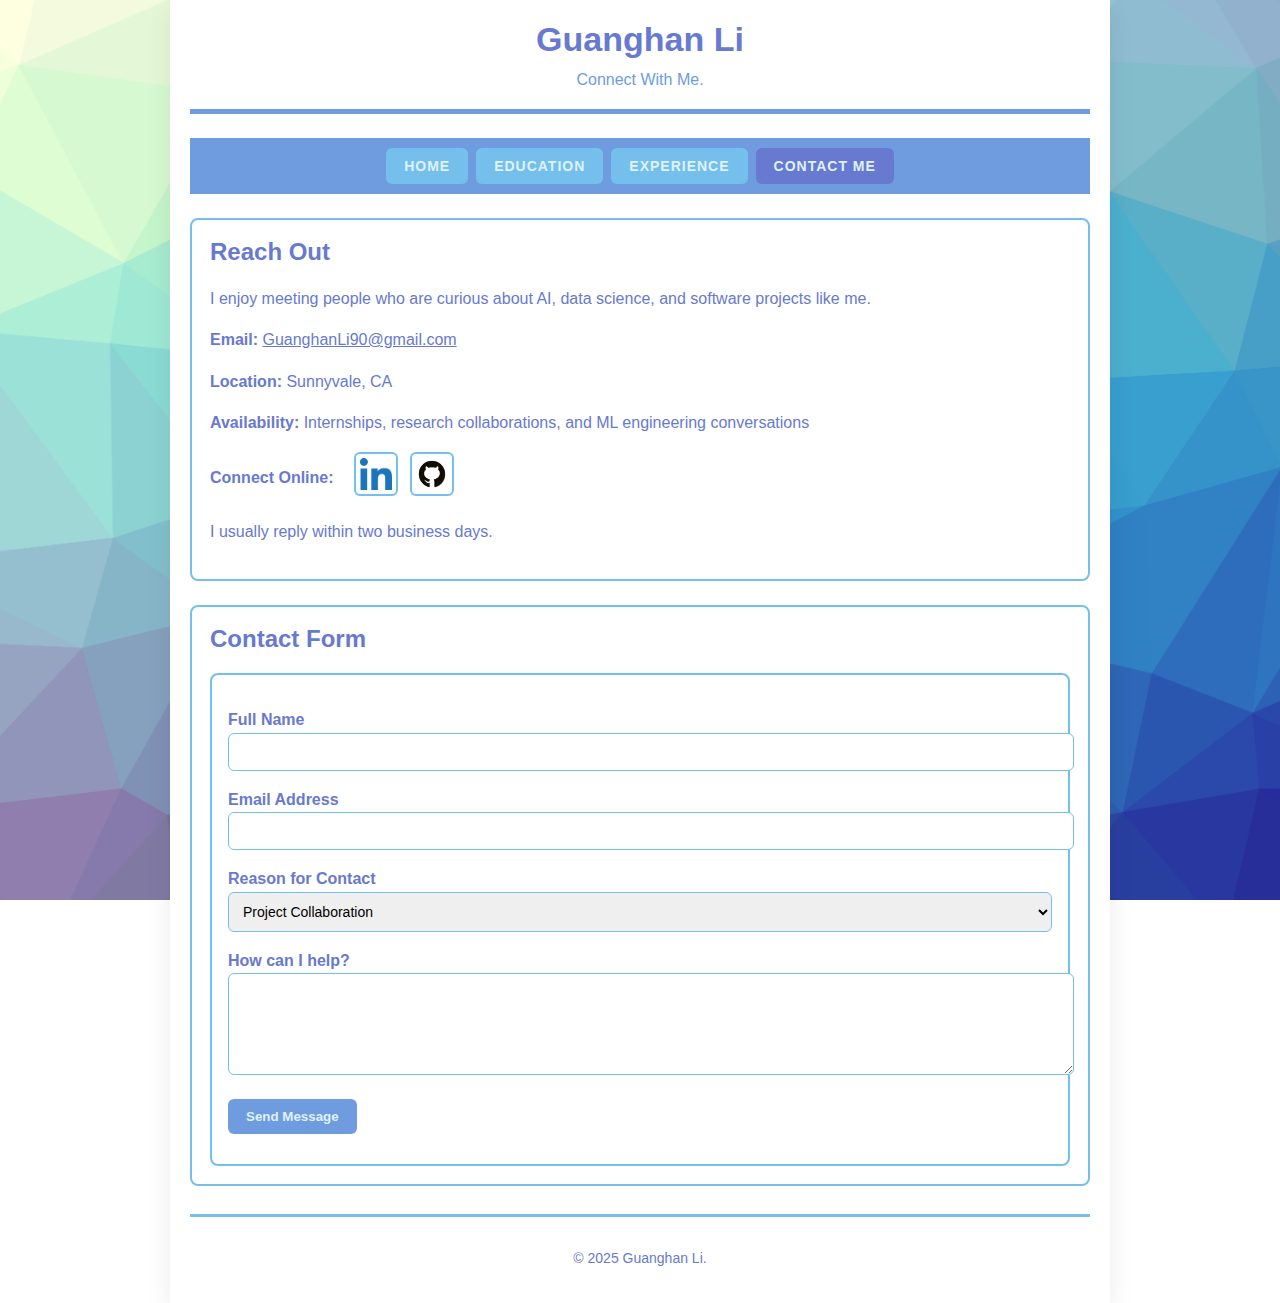
<file: Personal_Resume/contact.html>
<!DOCTYPE html>
<html lang="en">
<head>
    <meta name="viewport" content="width=device-width, initial-scale=1">
    <title>Guanghan Li | Contact</title>
    <link rel="icon" type="image/svg+xml" href="Image/id.svg">
    <link rel="stylesheet" href="css/style.css">
</head>
<body>
    <div id="wrapper">
        <header>
            <h1>Guanghan Li</h1>
            <p class="tagline">Connect With Me.</p>
        </header>

        <ul id="nav">
            <li><a href="index.html">Home</a></li>
            <li><a href="education.html">Education</a></li>
            <li><a href="experience.html">Experience</a></li>
            <li><a class="active" href="contact.html">Contact Me</a></li>
        </ul>

        <main>
            <section>
                <h2>Reach Out</h2>
                <p>I enjoy meeting people who are curious about AI, data science, and software projects like me.</p>
                <p><strong>Email:</strong> <a href="mailto:Guanghanli90@gmail.com">GuanghanLi90@gmail.com</a></p>
                <p><strong>Location:</strong> Sunnyvale, CA</p>
                <p><strong>Availability:</strong> Internships, research collaborations, and ML engineering conversations</p>
                <p class="social-icons">
                    <strong>Connect Online:</strong>
                    <a class="icon-link" href="https://www.linkedin.com/in/GuanghanLi/" target="_blank" rel="noopener">
                        <img src="Image/linkedin.png" alt="LinkedIn">
                    </a>
                    <a class="icon-link" href="https://github.com/Guanghan-Li" target="_blank" rel="noopener">
                        <img src="Image/github.png" alt="GitHub">
                    </a>
                </p>
                <p>I usually reply within two business days.</p>
            </section>

            <section>
                <h2>Contact Form</h2>
                <form action="mailto:Guanghanli90@gmail.com?subject=Portfolio%20Inquiry%20From%20Your%20Portfolio%20Website" method="post" enctype="text/plain">
                    <p>
                        <label for="name">Full Name</label><br>
                        <input id="name" name="Name" type="text" required>
                    </p>
                    <p>
                        <label for="email">Email Address</label><br>
                        <input id="email" name="Email" type="email" required>
                    </p>
                    <p>
                        <label for="reason">Reason for Contact</label><br>
                        <select id="reason" name="Inquiry Type">
                            <option value="Project Collaboration">Project Collaboration</option>
                            <option value="Career Discussion">Career Discussion / Interview</option>
                            <option value="Hiring Inquiry">Hiring Inquiry</option>
                            <option value="General Question">General Question</option>
                        </select>
                    </p>
                    <p>
                        <label for="message">How can I help?</label><br>
                        <textarea id="message" name="Message" rows="5" required></textarea>
                    </p>
                    <p>
                        <button type="submit">Send Message</button>
                    </p>
                </form>
            </section>
        </main>

        <footer>
            <p>© 2025 Guanghan Li.</p>
        </footer>
    </div>
</body>
</html>
</file>
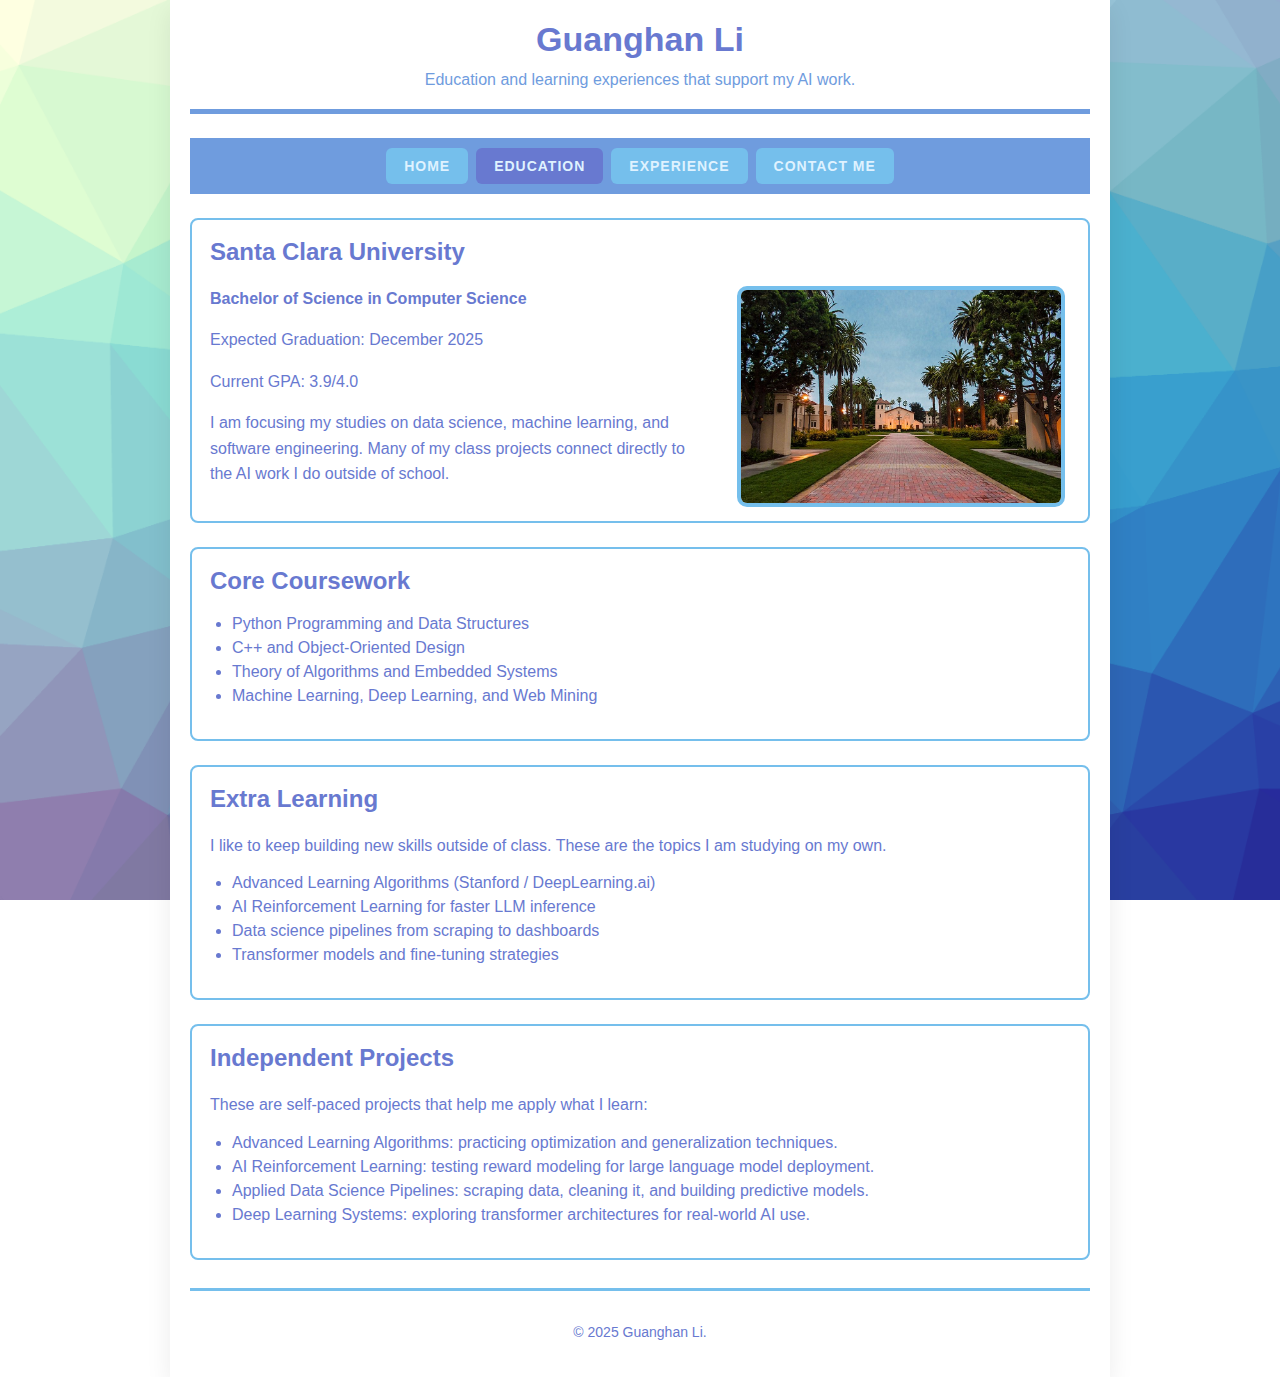
<file: Personal_Resume/education.html>
<!DOCTYPE html>
<html lang="en">
<head>
    <meta name="viewport" content="width=device-width, initial-scale=1">
    <title>Guanghan Li | Education</title>
    <link rel="icon" type="image/svg+xml" href="Image/id.svg">
    <link rel="stylesheet" href="css/style.css">
</head>
<body>
    <div id="wrapper">
        <header>
            <h1>Guanghan Li</h1>
            <p class="tagline">Education and learning experiences that support my AI work.</p>
        </header>

        <ul id="nav">
            <li><a href="index.html">Home</a></li>
            <li><a class="active" href="education.html">Education</a></li>
            <li><a href="experience.html">Experience</a></li>
            <li><a href="contact.html">Contact Me</a></li>
        </ul>

        <main>
            <section>
                <h2>Santa Clara University</h2>
                <img class="school-photo" src="Image/scu.jpg" alt="Santa Clara University campus">
                <p><strong>Bachelor of Science in Computer Science</strong></p>
                <p>Expected Graduation: December 2025</p>
                <p>Current GPA: 3.9/4.0</p>
                <p>
                    I am focusing my studies on data science, machine learning, and software engineering.
                    Many of my class projects connect directly to the AI work I do outside of school.
                </p>
            </section>

            <section>
                <h2>Core Coursework</h2>
                <ul>
                    <li>Python Programming and Data Structures</li>
                    <li>C++ and Object-Oriented Design</li>
                    <li>Theory of Algorithms and Embedded Systems</li>
                    <li>Machine Learning, Deep Learning, and Web Mining</li>
                </ul>
            </section>

            <section>
                <h2>Extra Learning</h2>
                <p>I like to keep building new skills outside of class. These are the topics I am studying on my own.</p>
                <ul>
                    <li>Advanced Learning Algorithms (Stanford / DeepLearning.ai)</li>
                    <li>AI Reinforcement Learning for faster LLM inference</li>
                    <li>Data science pipelines from scraping to dashboards</li>
                    <li>Transformer models and fine-tuning strategies</li>
                </ul>
            </section>

            <section>
                <h2>Independent Projects</h2>
                <p>These are self-paced projects that help me apply what I learn:</p>
                <ul>
                    <li>Advanced Learning Algorithms: practicing optimization and generalization techniques.</li>
                    <li>AI Reinforcement Learning: testing reward modeling for large language model deployment.</li>
                    <li>Applied Data Science Pipelines: scraping data, cleaning it, and building predictive models.</li>
                    <li>Deep Learning Systems: exploring transformer architectures for real-world AI use.</li>
                </ul>
            </section>
        </main>

        <footer>
            <p>© 2025 Guanghan Li.</p>
        </footer>
    </div>
</body>
</html>
</file>
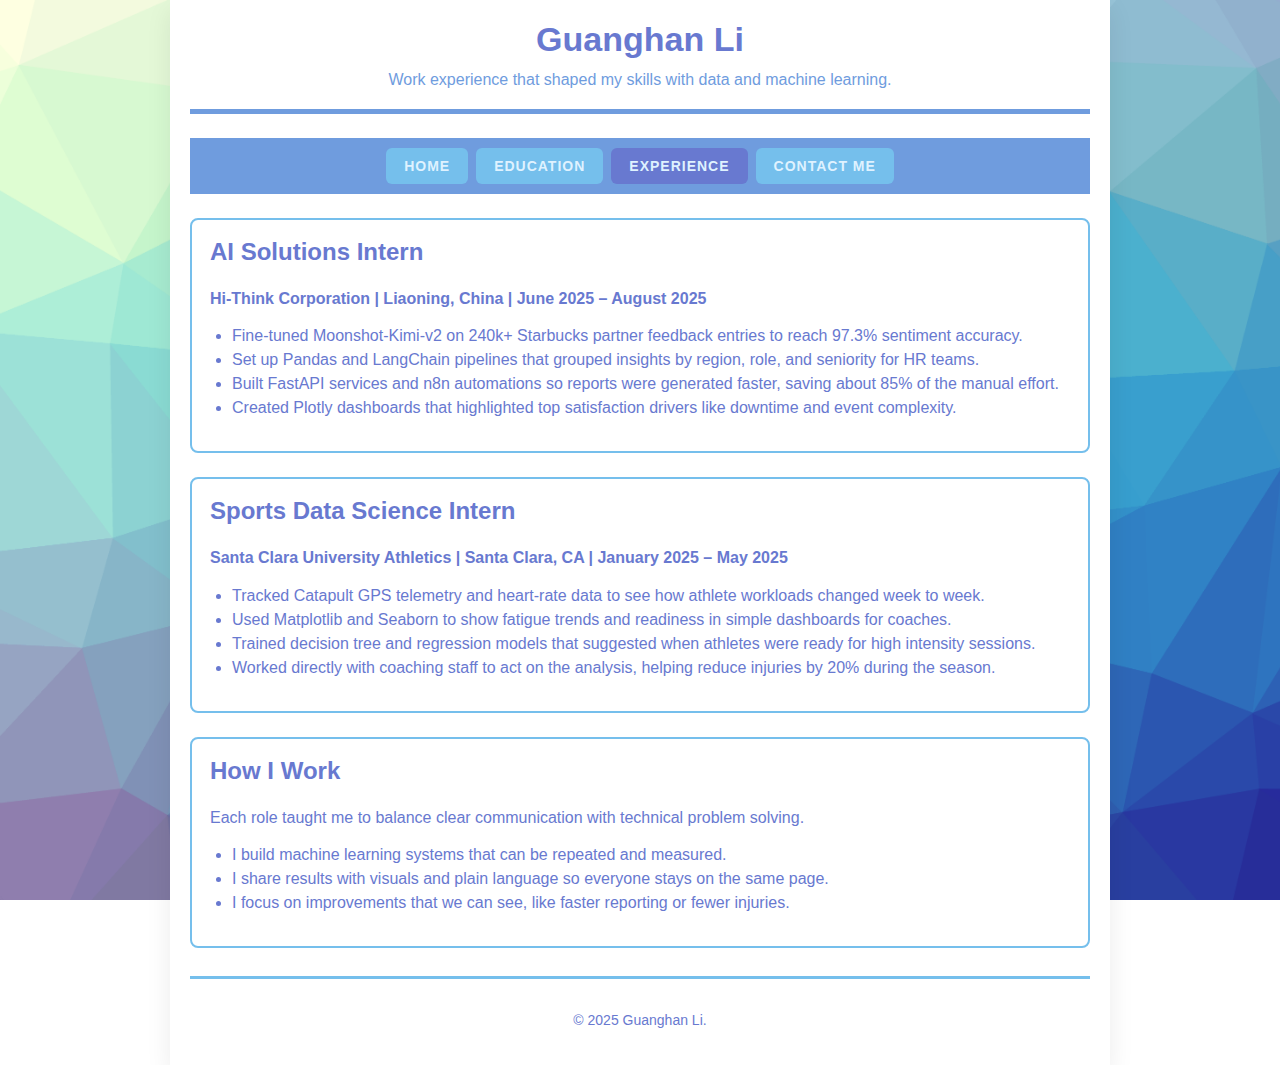
<file: Personal_Resume/experience.html>
<!DOCTYPE html>
<html lang="en">
<head>
    <meta name="viewport" content="width=device-width, initial-scale=1">
    <title>Guanghan Li | Experience</title>
    <link rel="icon" type="image/svg+xml" href="Image/id.svg">
    <link rel="stylesheet" href="css/style.css">
</head>
<body>
    <div id="wrapper">
        <header>
            <h1>Guanghan Li</h1>
            <p class="tagline">Work experience that shaped my skills with data and machine learning.</p>
        </header>

        <ul id="nav">
            <li><a href="index.html">Home</a></li>
            <li><a href="education.html">Education</a></li>
            <li><a class="active" href="experience.html">Experience</a></li>
            <li><a href="contact.html">Contact Me</a></li>
        </ul>

        <main>
            <section>
                <h2>AI Solutions Intern</h2>
                <p><strong>Hi-Think Corporation | Liaoning, China | June 2025 – August 2025</strong></p>
                <ul>
                    <li>Fine-tuned Moonshot-Kimi-v2 on 240k+ Starbucks partner feedback entries to reach 97.3% sentiment accuracy.</li>
                    <li>Set up Pandas and LangChain pipelines that grouped insights by region, role, and seniority for HR teams.</li>
                    <li>Built FastAPI services and n8n automations so reports were generated faster, saving about 85% of the manual effort.</li>
                    <li>Created Plotly dashboards that highlighted top satisfaction drivers like downtime and event complexity.</li>
                </ul>
            </section>

            <section>
                <h2>Sports Data Science Intern</h2>
                <p><strong>Santa Clara University Athletics | Santa Clara, CA | January 2025 – May 2025</strong></p>
                <ul>
                    <li>Tracked Catapult GPS telemetry and heart-rate data to see how athlete workloads changed week to week.</li>
                    <li>Used Matplotlib and Seaborn to show fatigue trends and readiness in simple dashboards for coaches.</li>
                    <li>Trained decision tree and regression models that suggested when athletes were ready for high intensity sessions.</li>
                    <li>Worked directly with coaching staff to act on the analysis, helping reduce injuries by 20% during the season.</li>
                </ul>
            </section>

            <section>
                <h2>How I Work</h2>
                <p>Each role taught me to balance clear communication with technical problem solving.</p>
                <ul>
                    <li>I build machine learning systems that can be repeated and measured.</li>
                    <li>I share results with visuals and plain language so everyone stays on the same page.</li>
                    <li>I focus on improvements that we can see, like faster reporting or fewer injuries.</li>
                </ul>
            </section>
        </main>

        <footer>
            <p>© 2025 Guanghan Li.</p>
        </footer>
    </div>
</body>
</html>
</file>
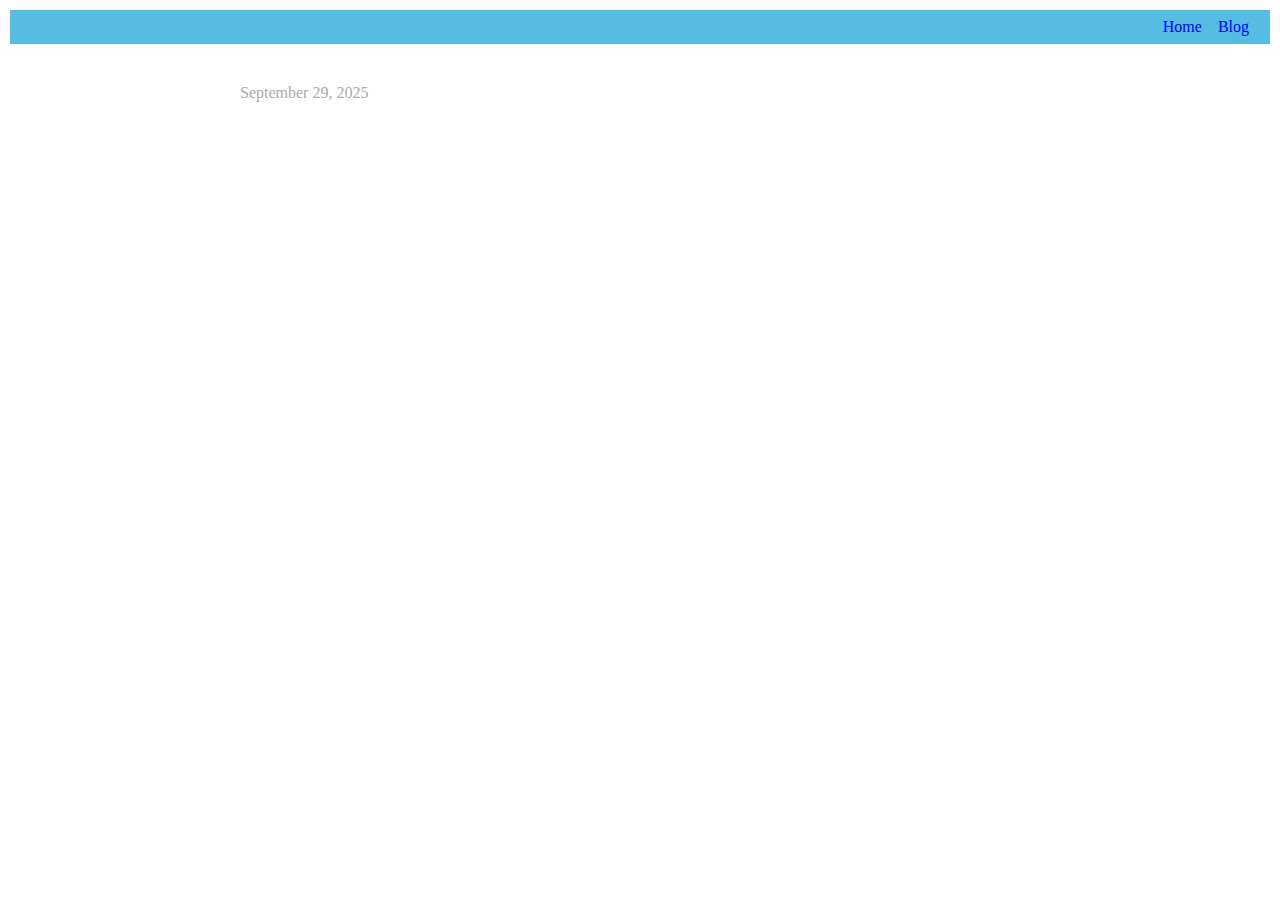
<file: PHP/article.html>
<!DOCTYPE html>
<html>
    <head>
        <meta charset="utf-8" />
        <title>Article</title>
        <script src="article.js"></script>
    </head>
    <body>
        <link rel="stylesheet" href="css/base.css">
        <link rel="stylesheet" href="css/article.css">
        <header id="top">   
            <nav>
                <ul>
                    <li><a href="home.php">Home</a></li>
                    <li><a href="articles.php">Blog</a></li>
                </ul>
            </nav>    
        </header>

        <main>
            <header>
                <h1 id="article-title"></h1>

                <ul id="tag-list" class="tags"></ul>

                <p>
                    <time id="article-date" datetime="2025-09-29">September 29, 2025</time>
                </p>
            </header>

            <article id="article-body"></article>
            
        </main>
    </body>
</html>
</file>
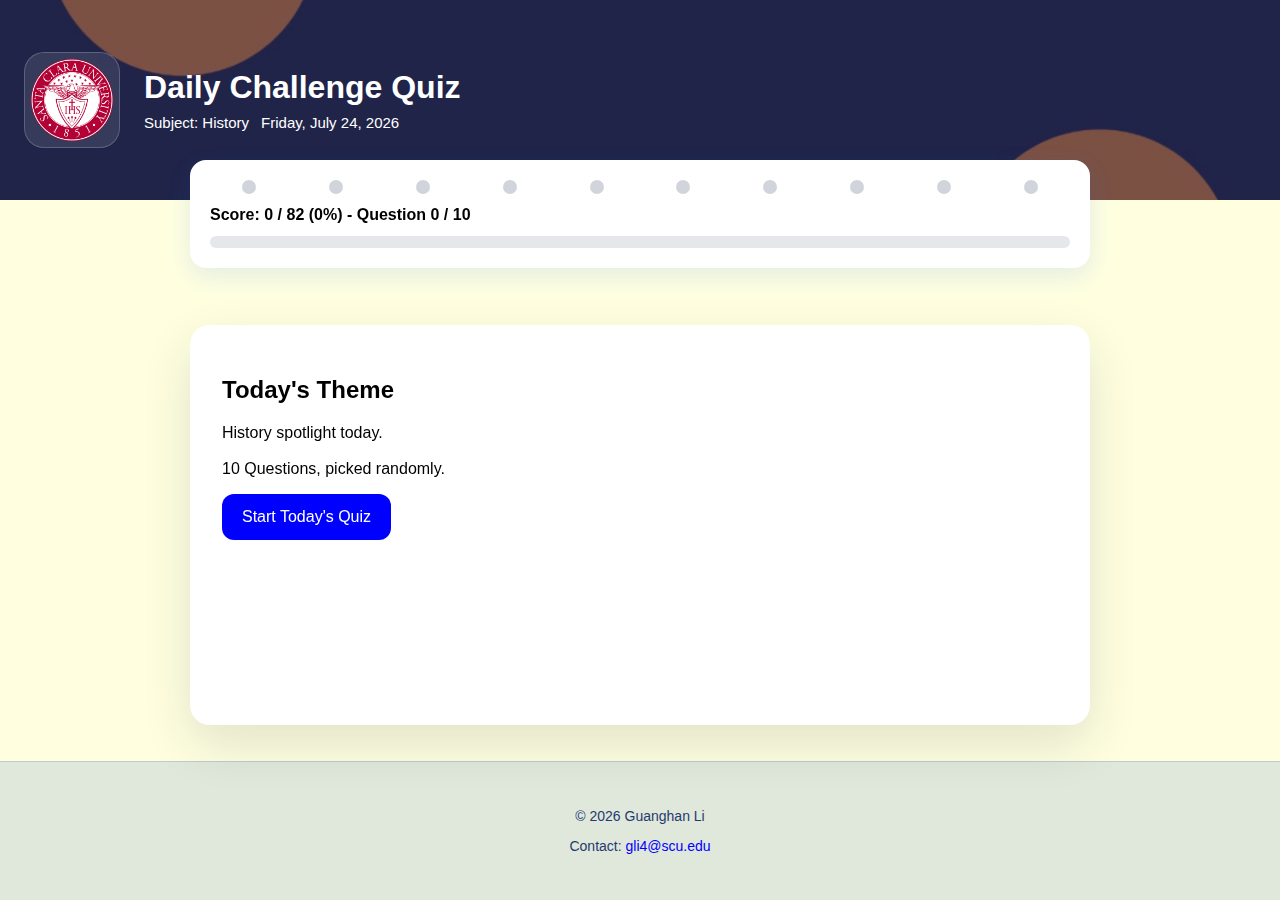
<file: Quiz/quiz.html>
<!DOCTYPE html>
<html lang="en">
<head>
    <meta charset="UTF-8">
    <meta name="viewport" content="width=device-width, initial-scale=1.0">
    <title>Daily Challenge Quiz</title>
    <link rel="stylesheet" href="quiz.css">
</head>
<body>
    <header id="heroHeader" class="hero">
        <div class="hero-overlay"></div>
        <div class="hero-content">
            <div class="logo-wrap" id="logoWrap">
                <div class="logo-fallback" id="logoFallback">SCU</div>
                <img src="images/scu_logo.png" alt="Santa Clara University logo" class="logo" id="logoImage">
            </div>
            <div class="hero-text">
                <h1>Daily Challenge Quiz</h1>
                <div class="hero-meta">
                    <span id="subjectLine">Subject: General</span>
                    <span id="currentDate">Sunday, January 1, 2025</span>
                </div>
            </div>
        </div>
    </header>

    <section class="scoreboard" id="scoreboard">
        <div class="progress-dots" id="progressDots"></div>
        <div class="score-line" id="scoreLine">Score: 0 / 0 (0%) - Question 0 / 10</div>
        <div class="progress-track">
            <div class="progress-bar" id="progressBar"></div>
        </div>
    </section>

    <main>
        <section class="quiz-card">
            <div id="startScreen" class="view">
                <h2>Today's Theme</h2>
                <p id="startDescription">General knowledge spotlight today.<br><br>10 Questions, picked randomly.</p>
                <button id="startBtn">Start Today's Quiz</button>
            </div>

            <div id="quizScreen" class="view hidden">
                <div class="question-header">
                    <p id="questionCounter">Question 1 of 10</p>
                    <p id="questionMeta">Type: Multiple Choice &middot; Value: 10 pts</p>
                </div>
                <h2 id="questionText">Question will appear here.</h2>
                <div id="hintBlock" class="hint hidden">
                    <button id="hintBtn">Show hint</button>
                    <p id="hintText"></p>
                </div>
                <div id="answerArea" class="answers"></div>
                <p id="feedback" class="feedback"></p>
                <div class="buttons">
                    <button id="submitBtn" disabled>Submit</button>
                    <button id="nextBtn" disabled>Next Question</button>
                    <button id="stopBtn" class="ghost">Stop Quiz</button>
                </div>
            </div>

            <div id="endScreen" class="view hidden">
                <h2>Quiz Complete</h2>
                <p id="finalScore">You scored 0 out of 0 points.</p>
                <p id="finalPercent">Percentage: 0%</p>
                <p id="finalMessage">Nice run. Come back tomorrow for a new subject.</p>
                <button id="restartBtn">Restart</button>
            </div>
        </section>
    </main>

    <footer>
        <p>&copy; <span id="currentYear"></span> Guanghan Li</p>
        <p>Contact: <a href="mailto:gli4@scu.edu">gli4@scu.edu</a></p>
    </footer>

    <script src="quiz.js" defer></script>
</body>
</html>
</file>
<file: HTML_CSS/css/base.css>
html { font-family: "Times New Roman", Times, serif; }

body {
    --accent-background:rgb(84, 189, 225);
    --accent-text: blue;
    --gray: #eee;
    --dark-gray: #ccc;
    --darkest-gray: #aaa;
    --black:#333;
    --accent-background-text: black;

    color: var(--black);
    line-height: 1.5;
    margin: 0;
    padding: 0;
}

ul.tags {
    list-style: none;
    display: flex;
    gap: 0.75rem; 
    margin: 0;
    padding: 0;
}

ul.tags a {
    display: block;                 
    color: inherit;                 
    text-decoration: none;        
}

ul.tags li {
    background: var(--dark-gray);
    color: var(--black);
    padding: 0.1rem 0.4rem;
    border-radius: 6px;
} 
  
header h1{
    color: var(--accent-background-text);
}

header{
    margin-top: 0.25rem;
    margin-bottom: 0.25rem;
}

header time {
    color: var(--darkest-gray);
}

button {
  cursor: pointer;
  background-color: var(--gray);
  border: 0;
  padding: 0.3rem 0.6rem;
  border-radius: 4px;
}

button:hover {
  background-color: var(--dark-gray);
}

button:active {
  background-color: var(--darkest-gray);
}

button.img {
  width: 2rem;
  height: 2rem;
}

a {
  text-decoration: none;
}

a.primary {
  color: var(--accent-text);
}

a.secondary {
  color: var(--darkest-gray);
}

nav {
  display: flex;
  justify-content: flex-end;
  background-color: var(--accent-background);
}

nav ul {
  list-style: none;
  display: flex;
  margin: 5px;           
  padding: 0;        
}

nav ul li {
  margin-right: 1rem;
}
</file>
<file: HTML_CSS/css/index.css>
html, body { height: 100%; }

body {
  overflow: hidden;
  display: flex;
  align-items: stretch;
  height: 100vh;
}

aside {
  flex: 1 1 clamp(0px, 50%, 35rem);
  max-width: 35rem;
  min-width: 0;
  background-color: var(--accent-background);
  overflow: auto;
  display: flex;
  flex-direction: column;
  align-items: center;
}

main {
  flex: 1 1 45%;
  min-width: 0;
  display: flex;
  padding-left: 10px;
  flex-direction: column;
  justify-content: center;
  min-height: 100%; 
}

aside img.self {
  width: 13rem;
  height: 13rem;
  border-radius: 50%;
  object-fit: cover;
  display: block;
  margin: 0 auto 1rem;
}

aside ul {
  list-style: none;
  margin: 1.5rem 0;
  padding: 0;
  display: flex;
  gap: 1rem;
  align-items: center;
  justify-content: center;
}

aside ul li { margin: 0; padding: 0; }

aside img.logo {
  height: 2rem;
  width: auto;
  transition: box-shadow .15s, transform .15s;
  cursor: pointer;
}
aside img.logo:hover {
  box-shadow: 0 2px 10px rgba(29, 39, 218, 0.12);
  transform: scale(1.1);
}

aside header h2,
aside p {
  text-align: center;
  max-width: 45ch;
  margin: 0 auto;
}

aside figure {
    margin: 0;
}
aside figure > img.self {
    margin: 10rem auto 1rem;
}
body footer nav.footer-nav {
    background-color: #fff;
}
</file>
<file: Personal_Resume/css/style.css>
body {
    font-family: Arial, Helvetica, sans-serif;
    background-image: url("../Image/background.png");
    background-repeat: no-repeat;
    background-size: cover;
    background-attachment: fixed;
    color: #6879D0;
    margin: 0;
}
#wrapper {
    width: 92%;
    max-width: 900px;
    margin: 0 auto;
    background-color: white;
    padding: 20px;
    box-shadow: 0 10px 24px rgba(0, 0, 0, 0.08);
}

header {
    text-align: center;
    border-bottom: 5px solid #6F9CDE;
    padding-bottom: 16px;
    margin-bottom: 24px;
}

header h1 {
    margin: 0;
    color: #6879D0;
    font-size: 34px;
}

.tagline {
    margin: 8px 0 0;
    color: #6F9CDE;
    font-size: 16px;
}

#nav {
    list-style-type: none;
    padding: 10px;
    margin: 0 0 24px;
    background-color: #6F9CDE;
    display: flex;
    flex-wrap: wrap;
    justify-content: center;
    gap: 8px;
}

#nav li {
    margin: 0;
}

#nav a {
    display: block;
    padding: 10px 18px;
    color: #DFF2FF;
    background-color: #75BFEC;
    border-radius: 6px;
    text-decoration: none;
    font-weight: bold;
    letter-spacing: 1px;
    font-size: 14px;
    text-transform: uppercase;
}

#nav a:hover {
    background-color: #6879D0;
}

#nav .active {
    background-color: #6879D0;
}

section {
    background-color: white;
    border: 2px solid #75BFEC;
    border-radius: 8px;
    padding: 18px;
    margin-bottom: 24px;
}

section h2 {
    margin-top: 0;
    color: #6879D0;
}

section h3 {
    color: #6F9CDE;
    margin-bottom: 8px;
}

section ul {
    padding-left: 22px;
}

section li {
    margin-bottom: 6px;
}

#intro {
    background-color: white;
}

#profile-photo {
    width: 35%;
    max-width: 200px;
    float: right;
    margin-left: 16px;
    border: 4px solid #6F9CDE;
    border-radius: 10px;
}

#intro::after {
    display: block;
    clear: both;
}

.school-photo {
    width: 40%;
    max-width: 320px;
    float: right;
    margin: 0px 5px 30px 30px;
    border: 4px solid #75BFEC;
    border-radius: 10px;
}

p {
    line-height: 1.6;
}

.social-icons {
    display: flex;
    align-items: center;
    gap: 12px;
}

.icon-link img {
    width: 32px;
    height: 32px;
    display: inline-block;
    border-radius: 6px;
    border: 2px solid #75BFEC;
    padding: 4px;
    background-color: white;
}

.icon-link img:hover {
    border-color: #6F9CDE;
}

a {
    color: #6879D0;
}

a:hover {
    text-decoration: underline;
}

form {
    background-color: white;
    border: 2px solid #75BFEC;
    border-radius: 8px;
    padding: 16px;
}

form p {
    margin-bottom: 14px;
}

label {
    font-weight: bold;
}

input,
select,
textarea {
    width: 100%;
    padding: 10px;
    border: 1px solid #75BFEC;
    border-radius: 6px;
    font-family: inherit;
    font-size: 14px;
}

textarea {
    resize: vertical;
}

button,
input[type="submit"] {
    background-color: #6F9CDE;
    color: #DFF2FF;
    border: none;
    padding: 10px 18px;
    border-radius: 6px;
    font-weight: bold;
    cursor: pointer;
}

button:hover,
input[type="submit"]:hover {
    background-color: #6879D0;
}

footer {
    text-align: center;
    font-size: 14px;
    color: #6879D0;
    border-top: 3px solid #75BFEC;
    padding-top: 16px;
    margin-top: 28px;
}

@media (max-width: 600px) {
    #profile-photo {
        width: 70%;
        float: none;
        margin: 0 auto 16px;
        display: block;
    }

    header h1 {
        font-size: 26px;
    }

    #nav {
        flex-direction: column;
        align-items: stretch;
    }

    #nav a {
        text-align: center;
    }
}
.social-icons strong {
    margin-right: 8px;
}
</file>
<file: PHP/css/base.css>
html { font-family: "Times New Roman", Times, serif; }

body {
    --accent-background:rgb(84, 189, 225);
    --accent-text: blue;
    --gray: #eee;
    --dark-gray: #ccc;
    --darkest-gray: #aaa;
    --black:#333;
    --accent-background-text: black;

    color: var(--black);
    line-height: 1.5;
    margin: 0;
    padding: 0;
}

ul.tags {
    list-style: none;
    display: flex;
    gap: 0.75rem; 
    margin: 0;
    padding: 0;
}

ul.tags a {
    display: block;                 
    color: inherit;                 
    text-decoration: none;        
}

ul.tags li {
    background: var(--dark-gray);
    color: var(--black);
    padding: 0.1rem 0.4rem;
    border-radius: 6px;
} 
  
header h1{
    color: var(--accent-background-text);
}

header{
    margin-top: 0.25rem;
    margin-bottom: 0.25rem;
}

header time {
    color: var(--darkest-gray);
}

button {
  cursor: pointer;
  background-color: var(--gray);
  border: 0;
  padding: 0.3rem 0.6rem;
  border-radius: 4px;
}

button:hover {
  background-color: var(--dark-gray);
}

button:active {
  background-color: var(--darkest-gray);
}

button.img {
  width: 2rem;
  height: 2rem;
}

a {
  text-decoration: none;
}

a.primary {
  color: var(--accent-text);
}

a.secondary {
  color: var(--darkest-gray);
}

nav {
  display: flex;
  justify-content: flex-end;
  background-color: var(--accent-background);
}

nav ul {
  list-style: none;
  display: flex;
  margin: 5px;           
  padding: 0;        
}

nav ul li {
  margin-right: 1rem;
}
</file>
<file: PHP/css/index.css>
html, body { height: 100%; }

body {
  overflow: hidden;
  display: flex;
  align-items: stretch;
  height: 100vh;
}

aside {
  flex: 1 1 clamp(0px, 50%, 35rem);
  max-width: 35rem;
  min-width: 0;
  background-color: var(--accent-background);
  overflow: auto;
  display: flex;
  flex-direction: column;
  align-items: center;
}

main {
  flex: 1 1 45%;
  min-width: 0;
  display: flex;
  padding-left: 10px;
  flex-direction: column;
  justify-content: center;
  min-height: 100%; 
}

aside img.self {
  width: 13rem;
  height: 13rem;
  border-radius: 50%;
  object-fit: cover;
  display: block;
  margin: 0 auto 1rem;
}

aside ul {
  list-style: none;
  margin: 1.5rem 0;
  padding: 0;
  display: flex;
  gap: 1rem;
  align-items: center;
  justify-content: center;
}

aside ul li { margin: 0; padding: 0; }

aside img.logo {
  height: 2rem;
  width: auto;
  transition: box-shadow .15s, transform .15s;
  cursor: pointer;
}
aside img.logo:hover {
  box-shadow: 0 2px 10px rgba(29, 39, 218, 0.12);
  transform: scale(1.1);
}

aside header h2,
aside p {
  text-align: center;
  max-width: 45ch;
  margin: 0 auto;
}

aside figure {
    margin: 0;
}
aside figure > img.self {
    margin: 10rem auto 1rem;
}
body footer nav.footer-nav {
    background-color: #fff;
}
</file>
<file: HTML_CSS/css/article.css>
main {
    max-width: 800px;
    margin: auto;
}

.highlight {
    background-color: var(--accent-background);
}

body {
    margin: 10px;
}

body footer {
    display: flex;
    justify-content: space-between;
    
}

body footer nav > * {
    padding-left: 16px;
    padding-right: 16px;
    background: #fff;
}

body footer nav ul {
    display: flex;
    justify-content: space-between;
}

body footer nav.footer-nav {
    display: flex;
    justify-content: space-between;
    background-color: #fff;
}
</file>
<file: HTML_CSS/css/articles.css>
main header {
    margin: 20px;                      
    padding: 10px;                  
    border-bottom: 2px solid var(--accent-background);  
  
    display: flex;                       
    align-items: center;
    justify-content: space-between;                             
    width:100%;
    
}
  

main header ul {
    list-style: none;
    margin: 0;
    padding: 0;
}
  
body main header form input {
    padding: 0.4rem 0.6rem; 
    width: 8rem; 
    border-radius: 6px;
    border: 1.5px solid var(--darkest-gray);
}

main {
    display: flex;
    flex-wrap: wrap;
    gap: 1rem;
    justify-content: space-between;
}

main a {
    display: block;
    flex: 1 1 30%;   
    box-sizing: border-box;
    padding: 1rem;
    margin-bottom: 1rem;
    text-decoration: none;
  }
  
main > a > h2 {
  color: var(--accent-background);
  margin-top: 0.2rem;
  margin-bottom: 0.5rem;
}


main > a > p {
    color: var(--black);
    text-decoration: none;
    cursor: default;
  }
</file>
<file: Javascript/css/base.css>
html { font-family: "Times New Roman", Times, serif; }

body {
    --accent-background:rgb(84, 189, 225);
    --accent-text: blue;
    --gray: #eee;
    --dark-gray: #ccc;
    --darkest-gray: #aaa;
    --black:#333;
    --accent-background-text: black;

    color: var(--black);
    line-height: 1.5;
    margin: 0;
    padding: 0;
}

ul.tags {
    list-style: none;
    display: flex;
    gap: 0.75rem; 
    margin: 0;
    padding: 0;
}

ul.tags a {
    display: block;                 
    color: inherit;                 
    text-decoration: none;        
}

ul.tags li {
    background: var(--dark-gray);
    color: var(--black);
    padding: 0.1rem 0.4rem;
    border-radius: 6px;
} 
  
header h1{
    color: var(--accent-background-text);
}

header{
    margin-top: 0.25rem;
    margin-bottom: 0.25rem;
}

header time {
    color: var(--darkest-gray);
}

button {
  cursor: pointer;
  background-color: var(--gray);
  border: 0;
  padding: 0.3rem 0.6rem;
  border-radius: 4px;
}

button:hover {
  background-color: var(--dark-gray);
}

button:active {
  background-color: var(--darkest-gray);
}

button.img {
  width: 2rem;
  height: 2rem;
}

a {
  text-decoration: none;
}

a.primary {
  color: var(--accent-text);
}

a.secondary {
  color: var(--darkest-gray);
}

nav {
  display: flex;
  justify-content: flex-end;
  background-color: var(--accent-background);
}

nav ul {
  list-style: none;
  display: flex;
  margin: 5px;           
  padding: 0;        
}

nav ul li {
  margin-right: 1rem;
}
</file>
<file: Javascript/css/article.css>
main {
    max-width: 800px;
    margin: auto;
}

.highlight {
    background-color: var(--accent-background);
}

body {
    margin: 10px;
}

body footer {
    display: flex;
    justify-content: space-between;
    
}

body footer nav > * {
    padding-left: 16px;
    padding-right: 16px;
    background: #fff;
}

body footer nav ul {
    display: flex;
    justify-content: space-between;
}

body footer nav.footer-nav {
    display: flex;
    justify-content: space-between;
    background-color: #fff;
}
</file>
<file: Javascript/css/articles.css>
main header {
    margin: 20px;
    padding: 10px;
    border-bottom: 2px solid var(--accent-background);

    display: flex;
    flex-wrap: wrap;
    align-items: center;
    gap: 0.75rem;
    width: 100%;
}

main header ul {
    list-style: none;
    margin: 0;
    padding: 0;
}
  
body main header form input {
    padding: 0.4rem 0.6rem; 
    width: 8rem; 
    border-radius: 6px;
    border: 1.5px solid var(--darkest-gray);
}

main {
    display: flex;
    flex-wrap: wrap;
    gap: 1rem;
    justify-content: space-between;
}

main a {
    display: block;
    flex: 1 1 30%;   
    box-sizing: border-box;
    padding: 1rem;
    margin-bottom: 1rem;
    text-decoration: none;
  }
  
main > a > h2 {
  color: var(--accent-background);
  margin-top: 0.2rem;
  margin-bottom: 0.5rem;
}


main > a > p {
    color: var(--black);
    text-decoration: none;
    cursor: default;
  }

.tag-container {
    display: flex;
    flex-wrap: wrap;
    gap: 0.5rem;
    align-items: center;
    width: 100%;
    order: 1;
    margin-top: 0.25rem;
}

.tag-container .tag {
    background-color: var(--dark-gray);
    color: var(--black);
    border-radius: 999px;
    padding: 0.25rem 0.65rem;
    transition: background-color 0.2s ease, color 0.2s ease;
    position: relative;
}

.tag-container .tag:hover {
    background-color: var(--accent-background);
    color: var(--accent-background-text);
}

.tag-container .tag::after {
    content: ' X';
    opacity: 0;
    transition: opacity 0.2s ease;
}

.tag-container .tag:hover::after {
    opacity: 1;
}
  
.hidden {
    display: none;
}
</file>
<file: PHP/css/article.css>
main {
    max-width: 800px;
    margin: auto;
}

.highlight {
    background-color: var(--accent-background);
}

body {
    margin: 10px;
}

body footer {
    display: flex;
    justify-content: space-between;
    
}

body footer nav > * {
    padding-left: 16px;
    padding-right: 16px;
    background: #fff;
}

body footer nav ul {
    display: flex;
    justify-content: space-between;
}

body footer nav.footer-nav {
    display: flex;
    justify-content: space-between;
    background-color: #fff;
}
</file>
<file: Quiz/quiz.css>
:root {
    --bg: lightyellow;
    --card: white;
    --primary: blue;
    --primary-dark: darkblue;
    --accent: orange;
    --text: black;
    --muted: gray;
    --green: lightgreen;
    --red: red;
}

* {
    box-sizing: border-box;
}

.hidden {
    display: none !important;
}

body {
    margin: 0;
    font-family: "Comic Sans MS", "Comic Neue", "Arial", "cursive", "sans-serif";
    background: var(--bg);
    color: var(--text);
    overflow: hidden;
    min-height: 100vh;
    display: flex;
    flex-direction: column;
}

body.mobile-scroll {
    overflow-y: auto;
}

.hero {
    position: relative;
    min-height: 200px;
    display: flex;
    align-items: center;
    padding: 24px;
    color: #fff;
    background-size: cover;
    background-position: center;
    background-image: url('images/casualbg.jpg');
}

.hero-overlay {
    position: absolute;
    inset: 0;
    background: rgba(0, 0, 0, 0.4);
}

.hero-content {
    position: relative;
    display: flex;
    gap: 24px;
    width: 100%;
    align-items: center;
}

.logo-wrap {
    width: 96px;
    height: 96px;
    flex-shrink: 0;
    position: relative;
    border-radius: 20px;
    overflow: hidden;
    background: rgba(255, 255, 255, 0.1);
    border: 1px solid rgba(255, 255, 255, 0.2);
    display: flex;
    align-items: center;
    justify-content: center;
}

.logo {
    width: 100%;
    height: 100%;
    object-fit: contain;
    display: block;
    padding: 6px;
}

.logo-fallback {
    position: absolute;
    inset: 0;
    display: none;
    align-items: center;
    justify-content: center;
    font-size: 28px;
    font-weight: 700;
    color: #fff;
    letter-spacing: 1px;
    background: rgba(15, 23, 42, 0.35);
}

.logo-wrap.missing .logo {
    display: none;
}

.logo-wrap.missing .logo-fallback {
    display: flex;
}

.hero-text h1 {
    margin: 0 0 8px;
    font-size: 32px;
}

.hero-meta {
    display: flex;
    flex-wrap: wrap;
    gap: 12px;
    font-size: 15px;
}

.pill {
    background: rgba(255, 255, 255, 0.2);
    padding: 6px 14px;
    border-radius: 999px;
    border: 1px solid rgba(255, 255, 255, 0.4);
}

.hero.day-0 {
    background-image: url('images/casualbg.jpg');
}

.hero.day-1 {
    background-image: url('images/casualbg.jpg');
}

.hero.day-2 {
    background-image: url('images/casualbg.jpg');
}

.hero.day-3 {
    background-image: url('images/casualbg.jpg');
}

.hero.day-4 {
    background-image: url('images/casualbg.jpg');
}

.hero.day-5 {
    background-image: url('images/casualbg.jpg');
}

.hero.day-6 {
    background-image: url('images/casualbg.jpg');
}

.scoreboard {
    background: var(--card);
    margin: -40px auto 20px;
    padding: 20px;
    border-radius: 16px;
    width: min(900px, 90vw);
    box-shadow: 0 8px 24px rgba(31, 111, 235, 0.12);
    z-index: 2;
}

.progress-dots {
    display: grid;
    grid-template-columns: repeat(10, minmax(0, 1fr));
    gap: 8px;
    margin-bottom: 12px;
}

.dot {
    width: 14px;
    height: 14px;
    border-radius: 50%;
    background: #d1d5db;
    transition: transform 0.2s ease, background 0.2s ease, box-shadow 0.2s ease;
    margin: 0 auto;
}

.dot.current {
    background: var(--accent);
    box-shadow: 0 0 0 4px rgba(255, 183, 3, 0.2);
    transform: scale(1.1);
}

.dot.correct {
    background: var(--green);
}

.dot.incorrect {
    background: var(--red);
}

.score-line {
    font-weight: 600;
    margin-bottom: 12px;
    transition: transform 0.2s ease;
}

.score-line.pop {
    animation: pop 0.35s ease;
}

.progress-track {
    height: 12px;
    background: #e5e7eb;
    border-radius: 999px;
    overflow: hidden;
}

.progress-bar {
    height: 100%;
    width: 0;
    background: var(--primary);
    border-radius: 999px;
    transition: width 0.3s ease;
}

main {
    flex: 1;
    display: flex;
    align-items: center;
    justify-content: center;
    padding: 20px;
    perspective: 1200px;
}

.quiz-card {
    width: min(900px, 95vw);
    min-height: 400px;
    background: var(--card);
    border-radius: 20px;
    padding: 32px;
    box-shadow: 0 20px 50px rgba(15, 23, 42, 0.12);
    position: relative;
    overflow: hidden;
    transform-origin: center;
    transform-style: preserve-3d;
    backface-visibility: hidden;
}

.quiz-card.flip-animating {
    animation: quizCardFlip 0.6s ease forwards;
}

.view {
    opacity: 1;
    transition: opacity 0.3s ease, transform 0.3s ease;
}

.view.hidden {
    opacity: 0;
    pointer-events: none;
    position: absolute;
    inset: 32px;
    transform: translateY(20px);
}

.question-header {
    display: flex;
    justify-content: space-between;
    color: var(--muted);
    font-size: 15px;
}

.answers {
    margin: 24px 0;
    display: flex;
    flex-direction: column;
    gap: 12px;
}

.answers button {
    border: 1px solid #d1d5db;
    border-radius: 12px;
    padding: 14px;
    font-size: 16px;
    text-align: left;
    background: #f9fafb;
    cursor: pointer;
    transition: background 0.2s ease, border 0.2s ease, transform 0.15s ease;
    color: #000;
}

.answers button:hover {
    background: #dbeafe;
}

.answers button.selected {
    border-color: var(--primary);
    background: #dbeafe;
}

.answers button:disabled {
    cursor: not-allowed;
    opacity: 0.7;
}

.answers input[type="text"] {
    width: 100%;
    padding: 14px;
    border-radius: 12px;
    border: 1px solid #d1d5db;
    font-size: 16px;
    background: #f9fafb;
    color: #000;
}

.hint {
    margin-bottom: 16px;
}

.hint button {
    border: none;
    background: none;
    color: var(--primary);
    cursor: pointer;
    padding: 0;
    font-weight: 600;
}

.hint p {
    margin: 8px 0 0;
    background: #f1f5f9;
    padding: 10px;
    border-radius: 8px;
}

.feedback {
    min-height: 24px;
    font-weight: 600;
}

.feedback.correct {
    color: var(--green);
}

.feedback.incorrect {
    color: var(--red);
}

.buttons {
    display: flex;
    flex-wrap: wrap;
    gap: 12px;
}

button {
    font-size: 16px;
    border-radius: 12px;
    border: none;
    padding: 14px 20px;
    cursor: pointer;
    background: var(--primary);
    color: #fff;
    transition: background 0.2s ease, transform 0.15s ease;
}

button:hover:not(:disabled) {
    background: var(--primary-dark);
}

button:disabled {
    opacity: 0.5;
    cursor: not-allowed;
}

button.ghost {
    background: rgba(31, 111, 235, 0.1);
    color: var(--primary);
}

footer {
    text-align: center;
    padding: 32px 20px;
    font-size: 14px;
    color: #1f3b70;
    background: rgba(44, 93, 197, 0.15);
    border-top: 1px solid rgba(44, 93, 197, 0.2);
}

footer a {
    color: var(--primary);
    text-decoration: none;
}

@keyframes quizCardFlip {
    0% {
        transform: rotateY(0deg);
        opacity: 1;
    }
    49% {
        transform: rotateY(90deg);
        opacity: 0;
    }
    51% {
        transform: rotateY(-90deg);
        opacity: 0;
    }
    100% {
        transform: rotateY(0deg);
        opacity: 1;
    }
}

@keyframes pop {
    0% { transform: scale(1); }
    40% { transform: scale(1.08); }
    100% { transform: scale(1); }
}

@media (max-width: 720px) {
    .hero-content {
        flex-direction: column;
        text-align: center;
    }

    .hero-meta {
        justify-content: center;
        text-align: center;
    }

    .scoreboard {
        margin-top: -20px;
    }

    .question-header {
        flex-direction: column;
        gap: 6px;
    }

    .buttons {
        flex-direction: column;
    }

    .quiz-card {
        padding: 24px;
    }
}
</file>
